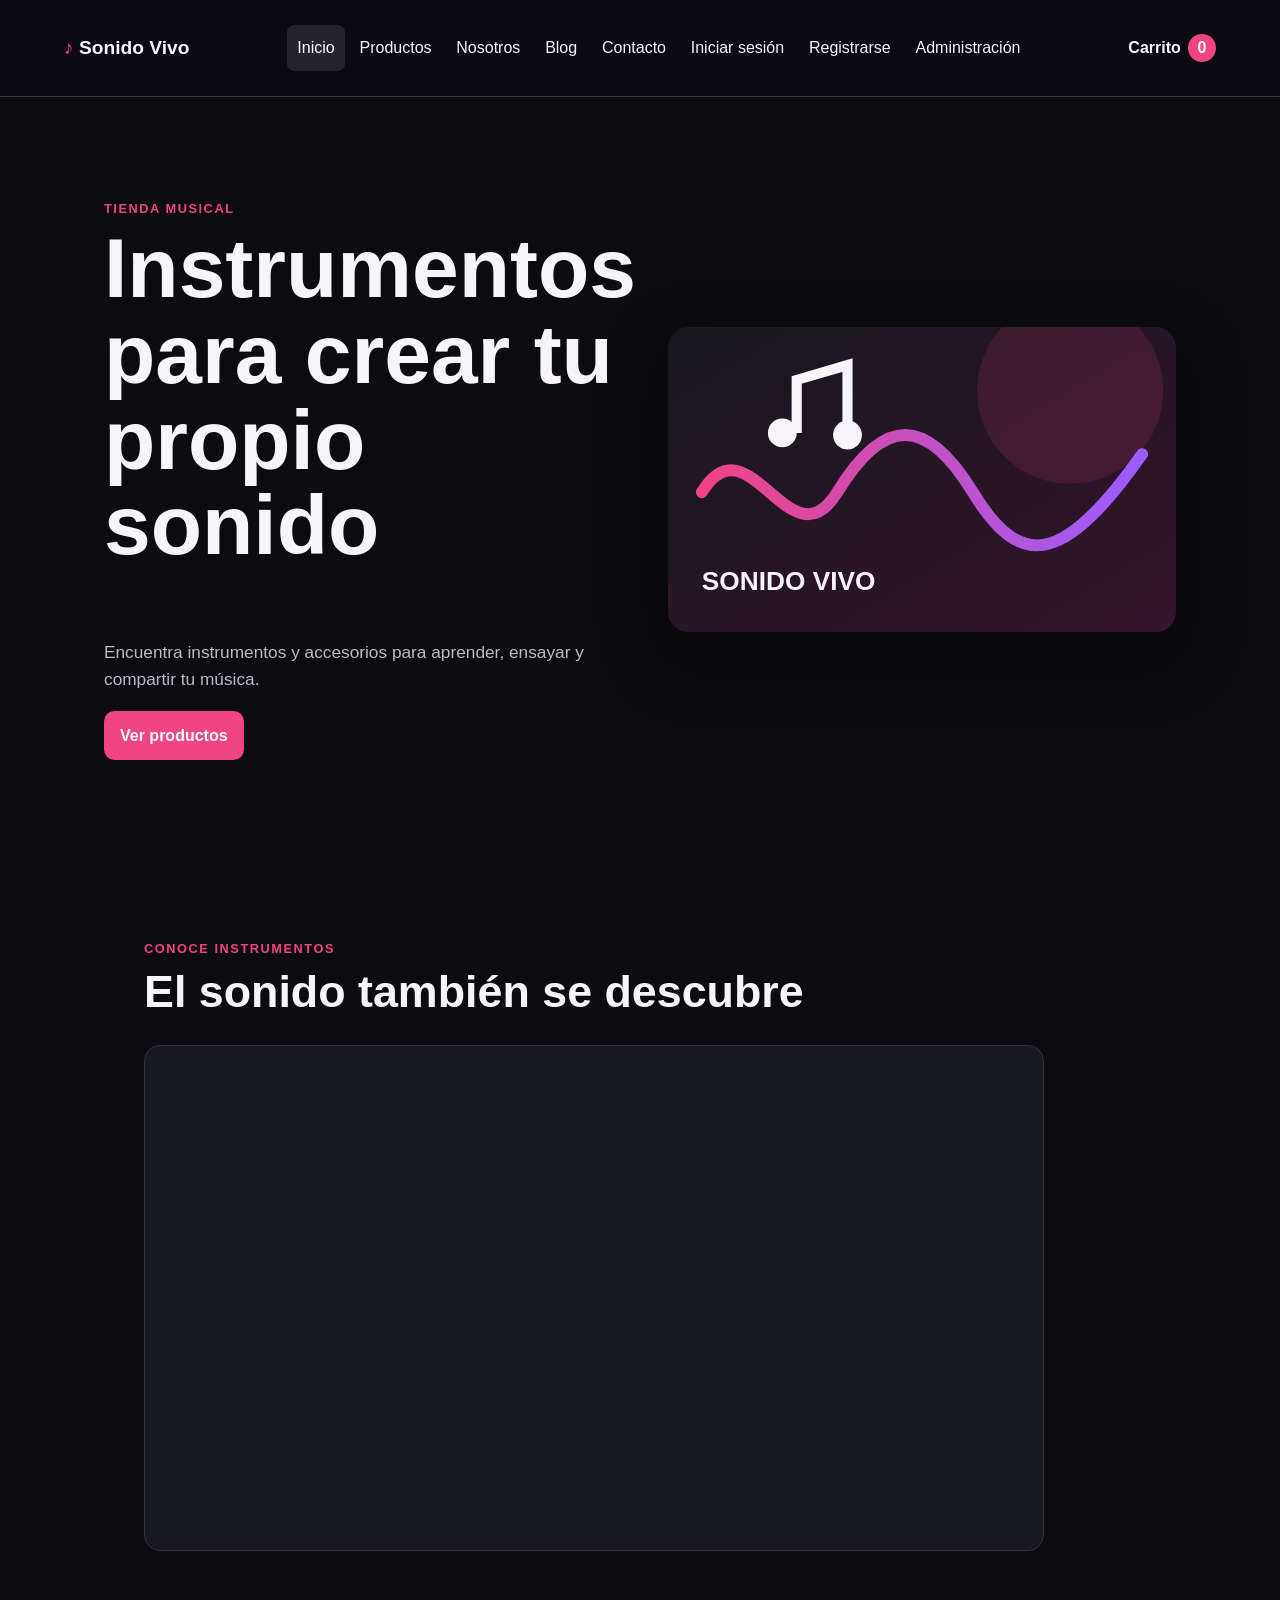
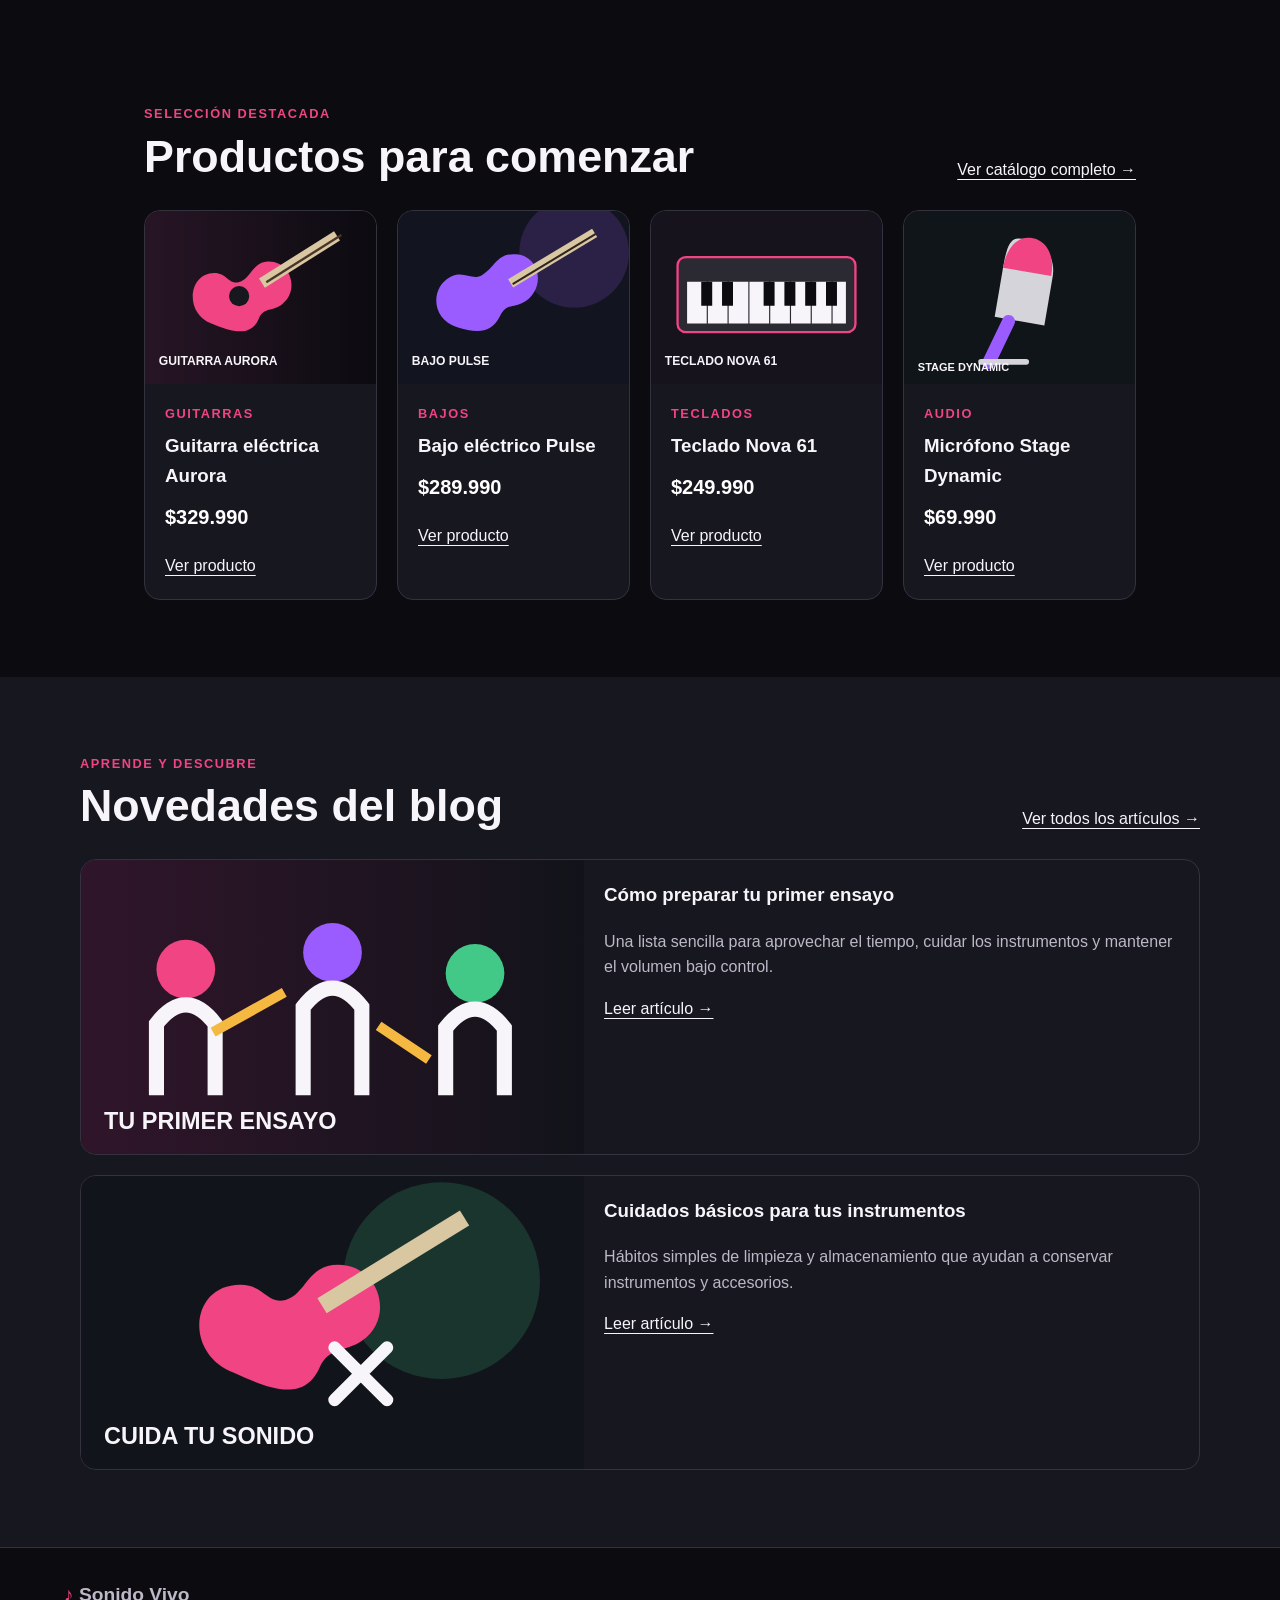
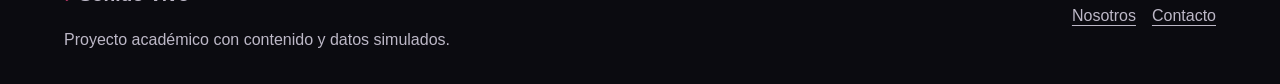
<file: index.html>
<!doctype html>
<html lang="es">
<head>
    <meta charset="utf-8">
    <meta name="viewport" content="width=device-width, initial-scale=1">
    <meta
        name="description"
        content="Sonido Vivo, tienda musical creada como proyecto académico."
    >
    <title>Inicio | Sonido Vivo</title>
    <link rel="stylesheet" href="assets/css/styles.css">
    <script type="module" src="assets/js/home.js"></script>
</head>
<body>
    <header class="site-header">
        <a
            class="brand"
            href="index.html"
            aria-label="Sonido Vivo, página de inicio"
        >
            <span aria-hidden="true">♪</span> Sonido Vivo
        </a>

        <button
            class="menu-toggle"
            type="button"
            aria-expanded="false"
            aria-controls="main-menu"
        >
            Menú
        </button>

        <nav
            id="main-menu"
            class="main-nav"
            aria-label="Navegación principal"
        >
            <a aria-current="page" href="index.html">Inicio</a>
            <a href="catalogo.html">Productos</a>
            <a href="nosotros.html">Nosotros</a>
            <a href="blog.html">Blog</a>
            <a href="contacto.html">Contacto</a>
            <a href="inicio-sesion.html">Iniciar sesión</a>
            <a href="registro.html">Registrarse</a>
        </nav>

        <a
            class="cart-link"
            href="carrito.html"
            aria-label="Ver carrito, 0 productos"
        >
            Carrito <span class="cart-count">0</span>
        </a>
    </header>

    <main>
        <section class="hero" aria-labelledby="hero-title">
            <div>
                <p class="eyebrow">Tienda musical</p>
                <h1 id="hero-title">
                    Instrumentos para crear tu propio sonido
                </h1>
                <p>
                    Encuentra instrumentos y accesorios para aprender,
                    ensayar y compartir tu música.
                </p>
                <a class="button" href="catalogo.html">
                    Ver productos
                </a>
            </div>

            <img
                src="assets/images/hero-sonido-vivo.svg"
                alt="Ondas musicales sobre un escenario oscuro"
            >
        </section>

        <section
            class="page-section"
            aria-labelledby="video-title"
        >
            <div class="section-heading">
                <div>
                    <p class="eyebrow">Conoce instrumentos</p>
                    <h2 id="video-title">
                        El sonido también se descubre
                    </h2>
                </div>
            </div>

            <div class="video-contenedor">
                <iframe
                    src="https://www.youtube-nocookie.com/embed/0vijAQHaIMQ?rel=0"
                    title="Video musical de Sonido Vivo"
                    loading="lazy"
                    referrerpolicy="strict-origin-when-cross-origin"
                ></iframe>
            </div>
        </section>

        <section
            class="page-section"
            aria-labelledby="featured-title"
        >
            <div class="section-heading">
                <div>
                    <p class="eyebrow">Selección destacada</p>
                    <h2 id="featured-title">
                        Productos para comenzar
                    </h2>
                </div>

                <a href="catalogo.html">
                    Ver catálogo completo →
                </a>
            </div>

            <div id="featured-products" class="card-grid"></div>
        </section>

        <section
            class="page-section surface-section"
            aria-labelledby="news-title"
        >
            <div class="section-heading">
                <div>
                    <p class="eyebrow">Aprende y descubre</p>
                    <h2 id="news-title">Novedades del blog</h2>
                </div>

                <a href="blog.html">Ver todos los artículos →</a>
            </div>

            <div id="featured-posts" class="blog-grid"></div>
        </section>
    </main>

    <footer class="site-footer">
        <a class="brand" href="index.html">
            <span aria-hidden="true">♪</span> Sonido Vivo
        </a>

        <p>Proyecto académico con contenido y datos simulados.</p>

        <nav aria-label="Enlaces del pie">
            <a href="nosotros.html">Nosotros</a>
            <a href="contacto.html">Contacto</a>
        </nav>
    </footer>
</body>
</html>
</file>
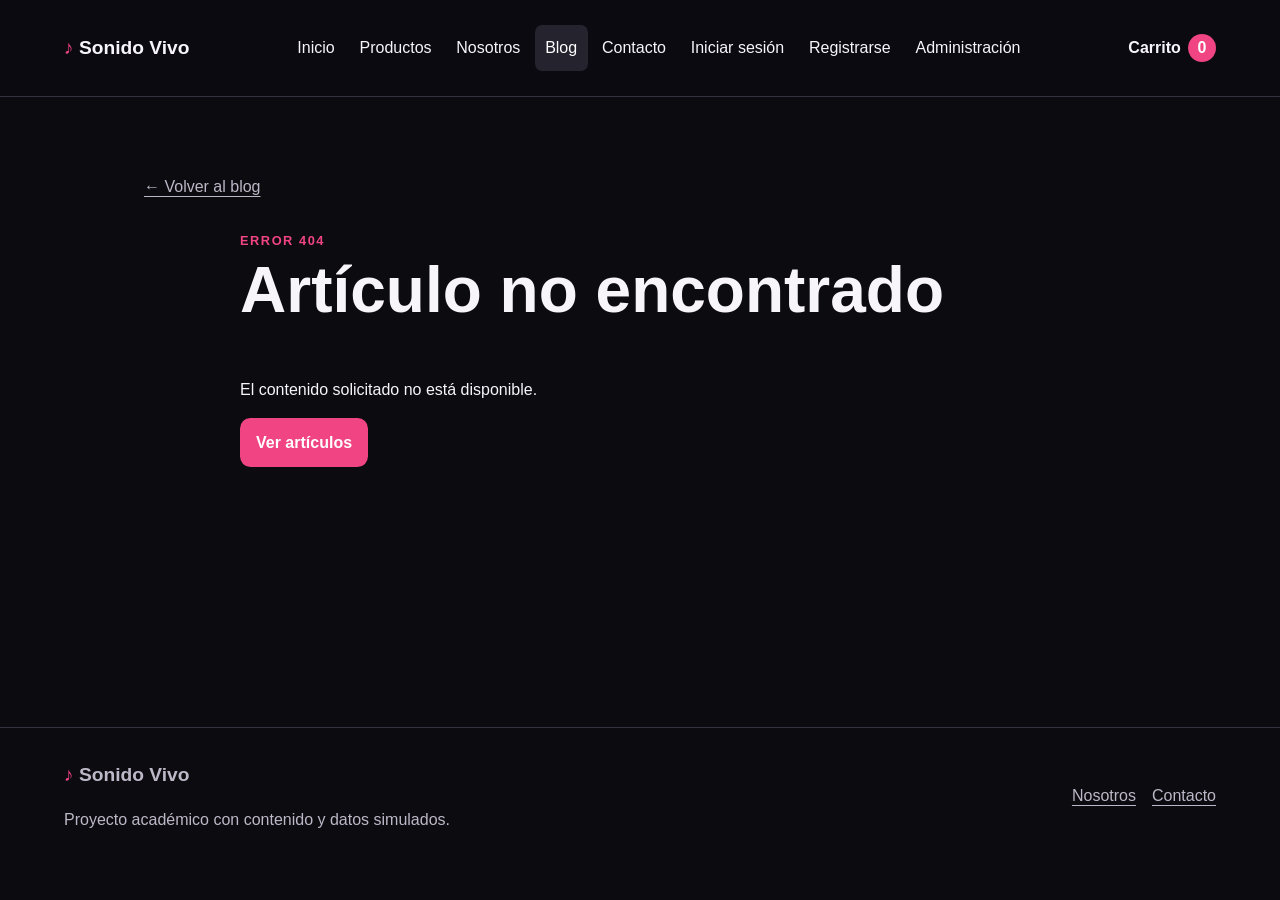
<file: blog-detalle.html>
<!doctype html>
<html lang="es">
<head>
  <meta charset="utf-8"><meta name="viewport" content="width=device-width, initial-scale=1">
  <meta name="description" content="Artículo del blog de Sonido Vivo.">
  <title>Artículo | Sonido Vivo</title>
  <link rel="stylesheet" href="assets/css/styles.css"><script type="module" src="assets/js/blog-detalle.js"></script>
</head>
<body>
  <header class="site-header"><a class="brand" href="index.html" aria-label="Sonido Vivo, página de inicio"><span aria-hidden="true">♪</span> Sonido Vivo</a><button class="menu-toggle" type="button" aria-expanded="false" aria-controls="main-menu">Menú</button><nav id="main-menu" class="main-nav" aria-label="Navegación principal"><a href="index.html">Inicio</a><a href="catalogo.html">Productos</a><a href="nosotros.html">Nosotros</a><a aria-current="page" href="blog.html">Blog</a><a href="contacto.html">Contacto</a></nav><a class="cart-link" href="carrito.html" aria-label="Ver carrito, 0 productos">Carrito <span class="cart-count">0</span></a></header>
  <main class="article-main"><a class="back-link" href="blog.html">← Volver al blog</a><article id="article-detail" class="article-detail" aria-live="polite"></article></main>
  <footer class="site-footer"><a class="brand" href="index.html"><span aria-hidden="true">♪</span> Sonido Vivo</a><p>Proyecto académico con contenido y datos simulados.</p><nav aria-label="Enlaces del pie"><a href="nosotros.html">Nosotros</a><a href="contacto.html">Contacto</a></nav></footer>
</body>
</html>
</file>
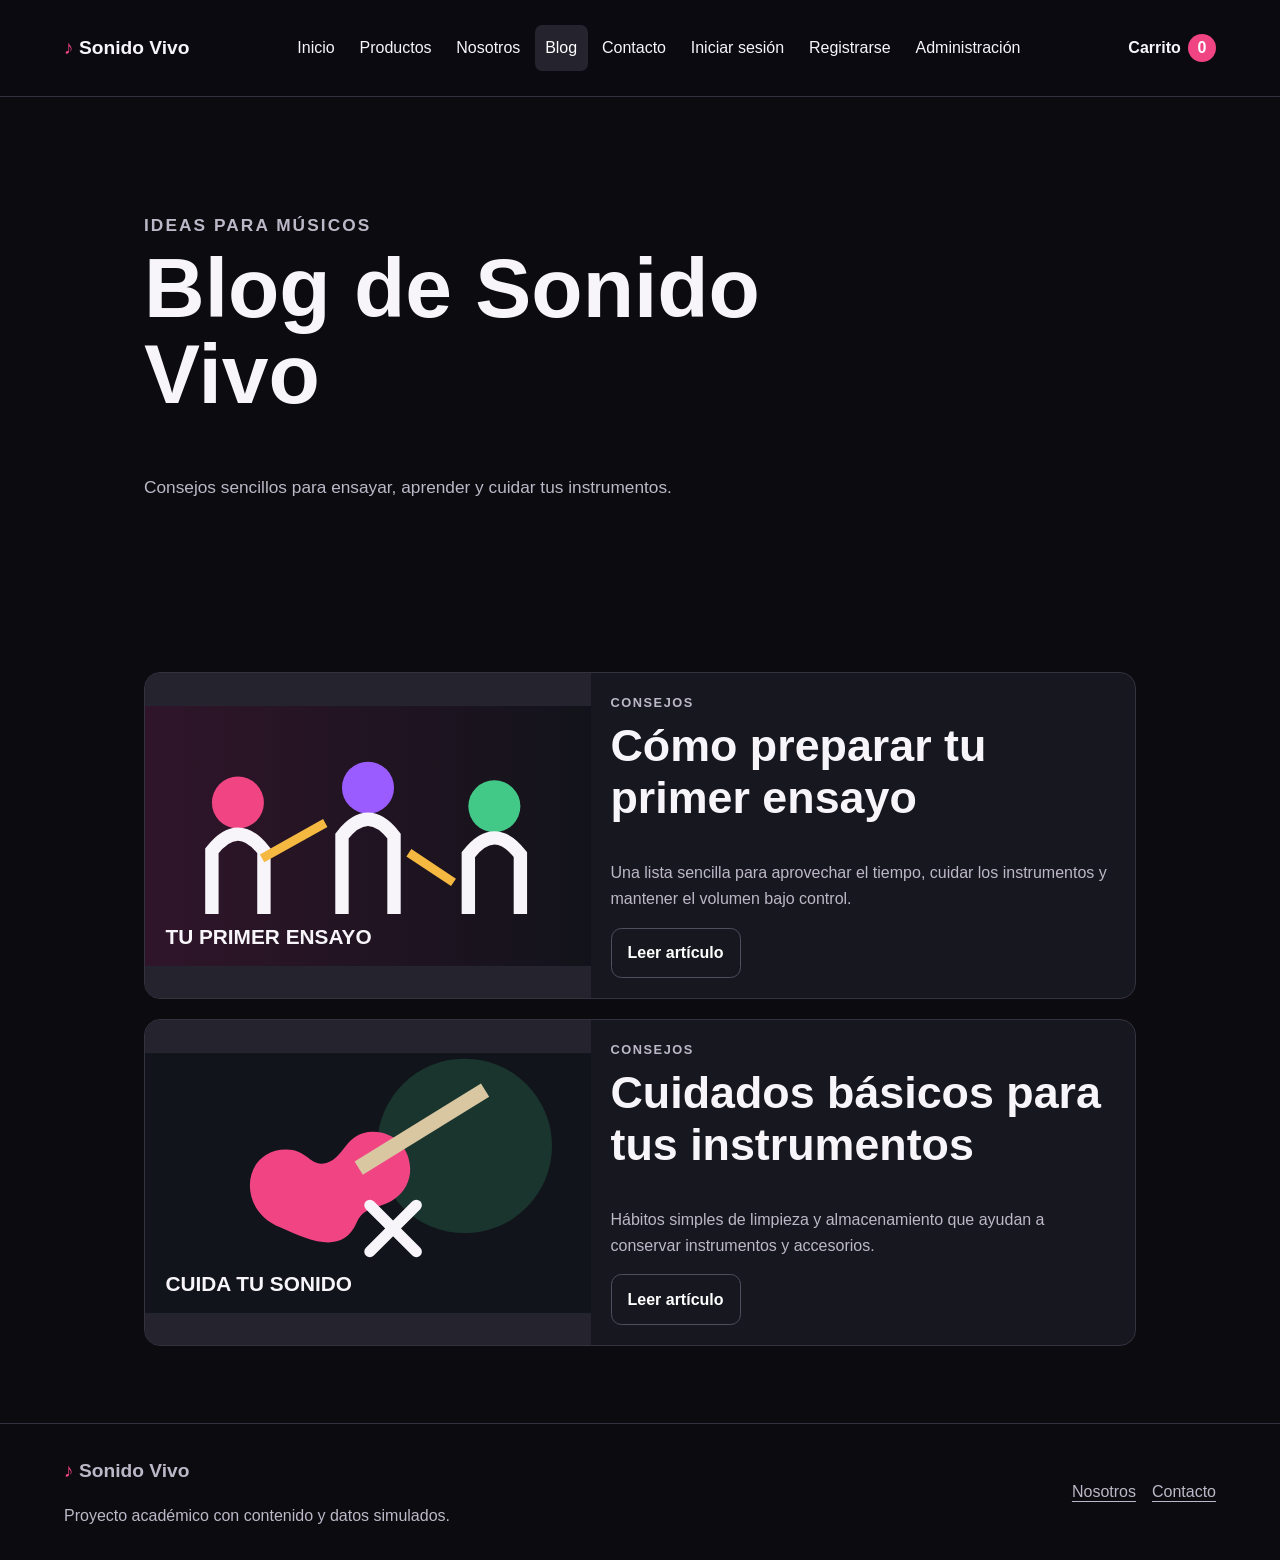
<file: blog.html>
<!doctype html>
<html lang="es">
<head>
  <meta charset="utf-8"><meta name="viewport" content="width=device-width, initial-scale=1">
  <meta name="description" content="Consejos y novedades musicales de Sonido Vivo.">
  <title>Blog | Sonido Vivo</title>
  <link rel="stylesheet" href="assets/css/styles.css"><script type="module" src="assets/js/blog.js"></script>
</head>
<body>
  <header class="site-header"><a class="brand" href="index.html" aria-label="Sonido Vivo, página de inicio"><span aria-hidden="true">♪</span> Sonido Vivo</a><button class="menu-toggle" type="button" aria-expanded="false" aria-controls="main-menu">Menú</button><nav id="main-menu" class="main-nav" aria-label="Navegación principal"><a href="index.html">Inicio</a><a href="catalogo.html">Productos</a><a href="nosotros.html">Nosotros</a><a aria-current="page" href="blog.html">Blog</a><a href="contacto.html">Contacto</a></nav><a class="cart-link" href="carrito.html" aria-label="Ver carrito, 0 productos">Carrito <span class="cart-count">0</span></a></header>
  <main><header class="page-hero"><p class="eyebrow">Ideas para músicos</p><h1>Blog de Sonido Vivo</h1><p>Consejos sencillos para ensayar, aprender y cuidar tus instrumentos.</p></header><section class="page-section" aria-labelledby="posts-title"><h2 id="posts-title" class="sr-only">Artículos publicados</h2><div id="post-list" class="blog-grid"></div></section></main>
  <footer class="site-footer"><a class="brand" href="index.html"><span aria-hidden="true">♪</span> Sonido Vivo</a><p>Proyecto académico con contenido y datos simulados.</p><nav aria-label="Enlaces del pie"><a href="nosotros.html">Nosotros</a><a href="contacto.html">Contacto</a></nav></footer>
</body>
</html>
</file>
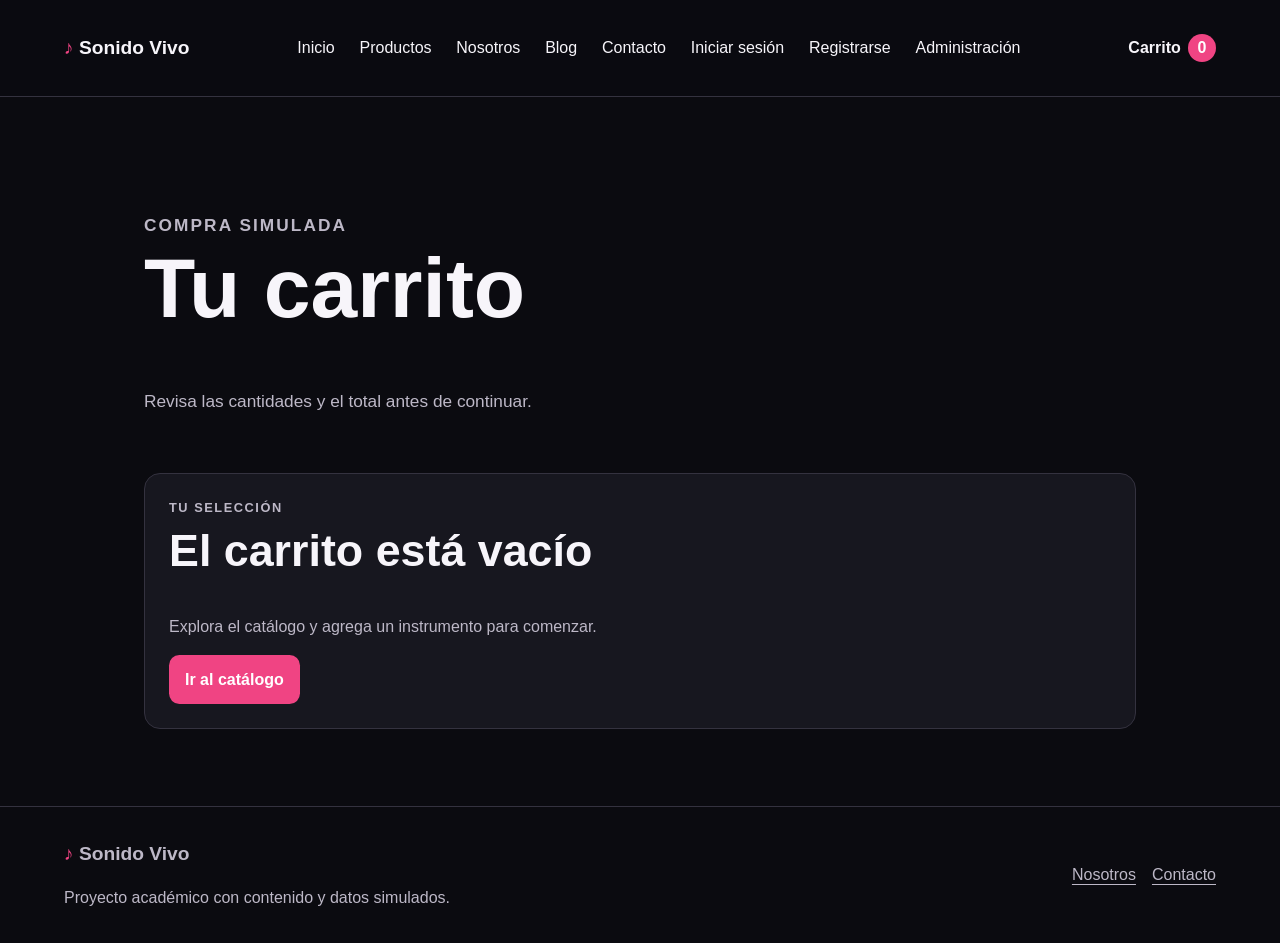
<file: carrito.html>
<!doctype html>
<html lang="es">
<head>
  <meta charset="utf-8">
  <meta name="viewport" content="width=device-width, initial-scale=1">
  <meta name="description" content="Carrito de compras simulado de Sonido Vivo.">
  <title>Carrito | Sonido Vivo</title>
  <link rel="stylesheet" href="assets/css/styles.css">
  <link rel="stylesheet" href="assets/css/carrito.css">
  <script type="module" src="assets/js/carrito.js"></script>
</head>
<body>
  <header class="site-header">
    <a class="brand" href="index.html" aria-label="Sonido Vivo, página de inicio"><span aria-hidden="true">♪</span> Sonido Vivo</a>
    <button class="menu-toggle" type="button" aria-expanded="false" aria-controls="main-menu">Menú</button>
    <nav id="main-menu" class="main-nav" aria-label="Navegación principal">
      <a href="index.html">Inicio</a><a href="catalogo.html">Productos</a><a href="nosotros.html">Nosotros</a><a href="blog.html">Blog</a><a href="contacto.html">Contacto</a>
    </nav>
    <a class="cart-link" aria-current="page" href="carrito.html" aria-label="Ver carrito, 0 productos">Carrito <span class="cart-count">0</span></a>
  </header>
  <main>
    <header class="page-hero carrito-hero">
      <p class="eyebrow">Compra simulada</p>
      <h1>Tu carrito</h1>
      <p>Revisa las cantidades y el total antes de continuar.</p>
    </header>
    <div id="carrito-estado" class="sr-only" role="status" aria-live="polite"></div>
    <div id="carrito-contenido" class="page-section carrito-contenido"></div>
  </main>
  <footer class="site-footer">
    <a class="brand" href="index.html"><span aria-hidden="true">♪</span> Sonido Vivo</a>
    <p>Proyecto académico con contenido y datos simulados.</p>
    <nav aria-label="Enlaces del pie"><a href="nosotros.html">Nosotros</a><a href="contacto.html">Contacto</a></nav>
  </footer>
</body>
</html>
</file>
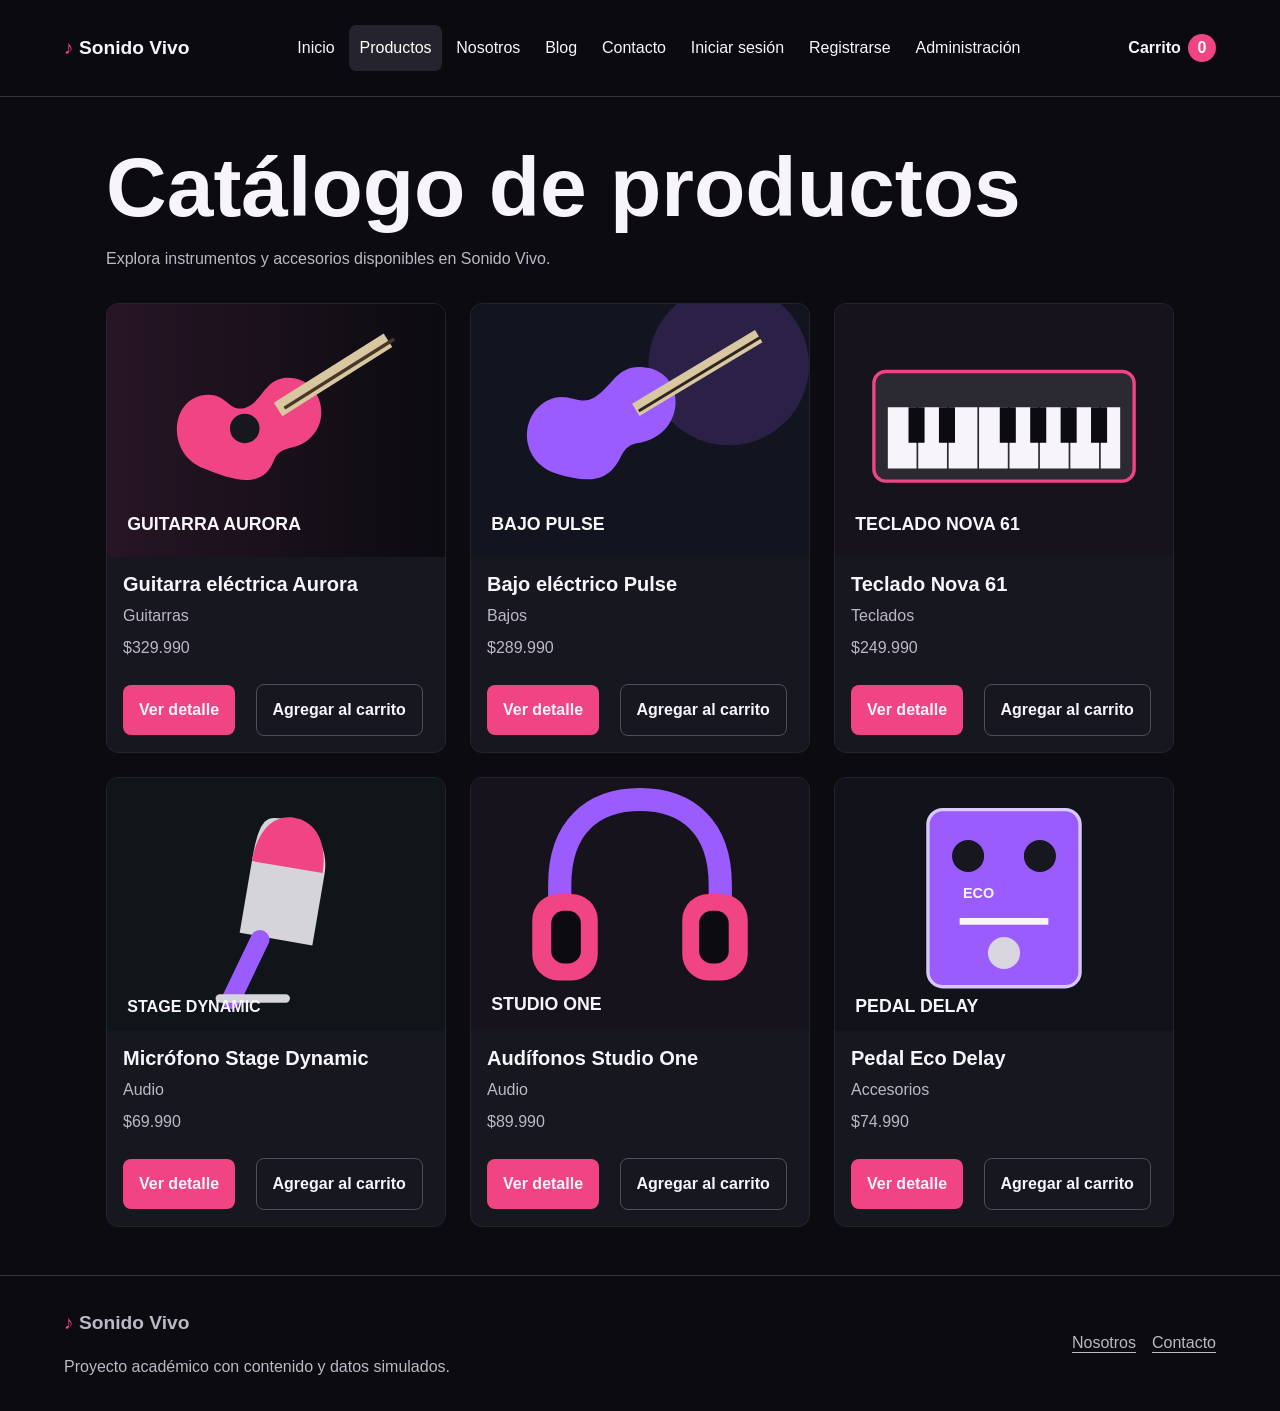
<file: catalogo.html>
<!doctype html>
<html lang="es">
<head>
    <meta charset="UTF-8">
    <meta name="viewport" content="width=device-width, initial-scale=1.0">
    <title>Sonido Vivo | Catálogo</title>
    <link rel="stylesheet" href="assets/css/styles.css">
    <link rel="stylesheet" href="assets/css/catalogo.css">
</head>
<body>
    <header class="site-header"><a class="brand" href="index.html" aria-label="Sonido Vivo, página de inicio"><span aria-hidden="true">♪</span> Sonido Vivo</a><button class="menu-toggle" type="button" aria-expanded="false" aria-controls="main-menu">Menú</button><nav id="main-menu" class="main-nav" aria-label="Navegación principal"><a href="index.html">Inicio</a><a aria-current="page" href="catalogo.html">Productos</a><a href="nosotros.html">Nosotros</a><a href="blog.html">Blog</a><a href="contacto.html">Contacto</a></nav><a class="cart-link" href="carrito.html" aria-label="Ver carrito, 0 productos">Carrito <span class="cart-count">0</span></a></header>
    <main class="catalogo-main">
        <section>
            <h1>Catálogo de productos</h1>
            <p>Explora instrumentos y accesorios disponibles en Sonido Vivo.</p>
            <div id="lista-productos"></div>
            <div id="estado-catalogo" class="sr-only" role="status" aria-live="polite"></div>

        </section>
    </main>
    <footer class="site-footer"><a class="brand" href="index.html"><span aria-hidden="true">♪</span> Sonido Vivo</a><p>Proyecto académico con contenido y datos simulados.</p><nav aria-label="Enlaces del pie"><a href="nosotros.html">Nosotros</a><a href="contacto.html">Contacto</a></nav></footer>
    <script type="module" src="assets/js/catalogo.js"></script>
</body>
</html>
</file>
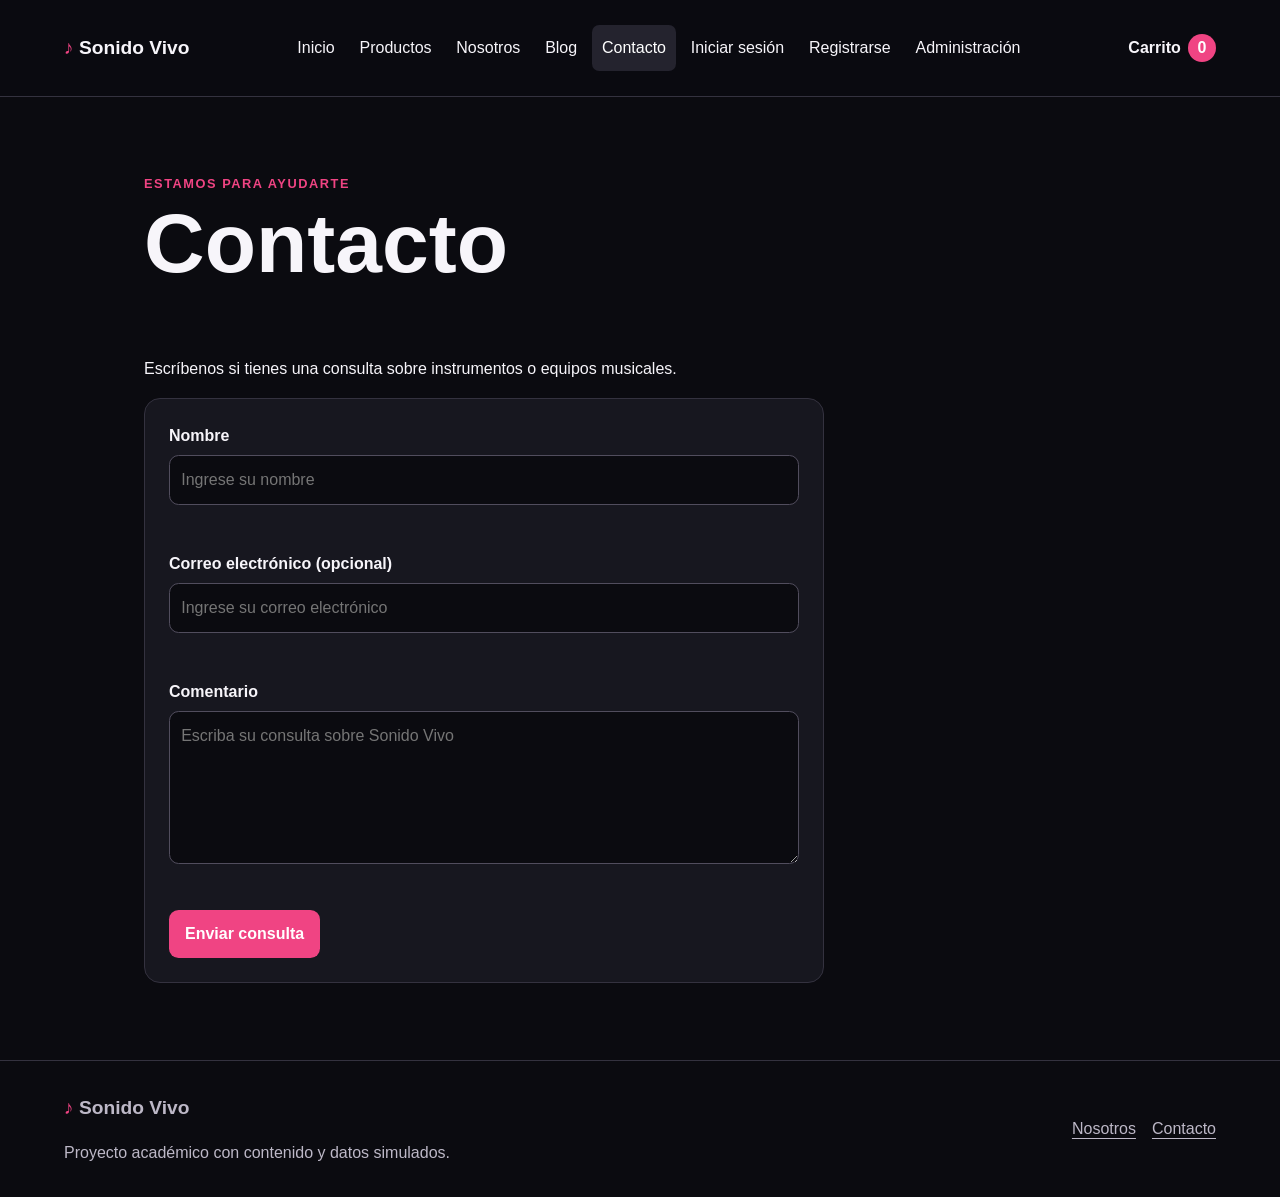
<file: contacto.html>
<!doctype html>
<html lang="es">
<head>
    <meta charset="utf-8">
    <meta name="viewport" content="width=device-width, initial-scale=1.0">
    <title>Contacto | Sonido Vivo</title>
    <link rel="stylesheet" href="assets/css/styles.css">
    <link rel="stylesheet" href="assets/css/formularios.css">
</head>
<body>
    <header class="site-header">
        <a
            class="brand"
            href="index.html"
            aria-label="Sonido Vivo, página de inicio"
        >
            <span aria-hidden="true">♪</span> Sonido Vivo
        </a>

        <button
            class="menu-toggle"
            type="button"
            aria-expanded="false"
            aria-controls="main-menu"
        >
            Menú
        </button>

        <nav
            id="main-menu"
            class="main-nav"
            aria-label="Navegación principal"
        >
            <a href="index.html">Inicio</a>
            <a href="catalogo.html">Productos</a>
            <a href="nosotros.html">Nosotros</a>
            <a href="blog.html">Blog</a>
            <a aria-current="page" href="contacto.html">Contacto</a>
        </nav>

        <a
            class="cart-link"
            href="carrito.html"
            aria-label="Ver carrito, 0 productos"
        >
            Carrito <span class="cart-count">0</span>
        </a>
    </header>

    <main>
        <section class="page-section">
            <p class="eyebrow">Estamos para ayudarte</p>
            <h1>Contacto</h1>
            <p>
                Escríbenos si tienes una consulta sobre instrumentos
                o equipos musicales.
            </p>

            <form class="formulario-simulacion">
                <div>
                    <label for="input-nombre-contacto">Nombre</label>
                    <input
                        id="input-nombre-contacto"
                        type="text"
                        maxlength="100"
                        placeholder="Ingrese su nombre"
                    >
                    <p id="mensaje-nombre-contacto"></p>
                </div>

                <div>
                    <label for="input-email-contacto">
                        Correo electrónico (opcional)
                    </label>
                    <input
                        id="input-email-contacto"
                        type="email"
                        maxlength="100"
                        placeholder="Ingrese su correo electrónico"
                    >
                    <p id="mensaje-email-contacto"></p>
                </div>

                <div>
                    <label for="input-comentario">Comentario</label>
                    <textarea
                        id="input-comentario"
                        maxlength="500"
                        rows="5"
                        placeholder="Escriba su consulta sobre Sonido Vivo"
                    ></textarea>
                    <p id="mensaje-comentario"></p>
                </div>

                <button id="btn-contacto" type="submit">

                    Enviar consulta
                </button>
            </form>
        </section>
    </main>

    <footer class="site-footer">
        <a class="brand" href="index.html">
            <span aria-hidden="true">♪</span> Sonido Vivo
        </a>
        <p>Proyecto académico con contenido y datos simulados.</p>
        <nav aria-label="Enlaces del pie">
            <a href="nosotros.html">Nosotros</a>
            <a href="contacto.html">Contacto</a>
        </nav>
    </footer>

    <script type="module" src="assets/js/site.js"></script>
    <script src="assets/js/contacto.js"></script>
</body>
</html>
</file>
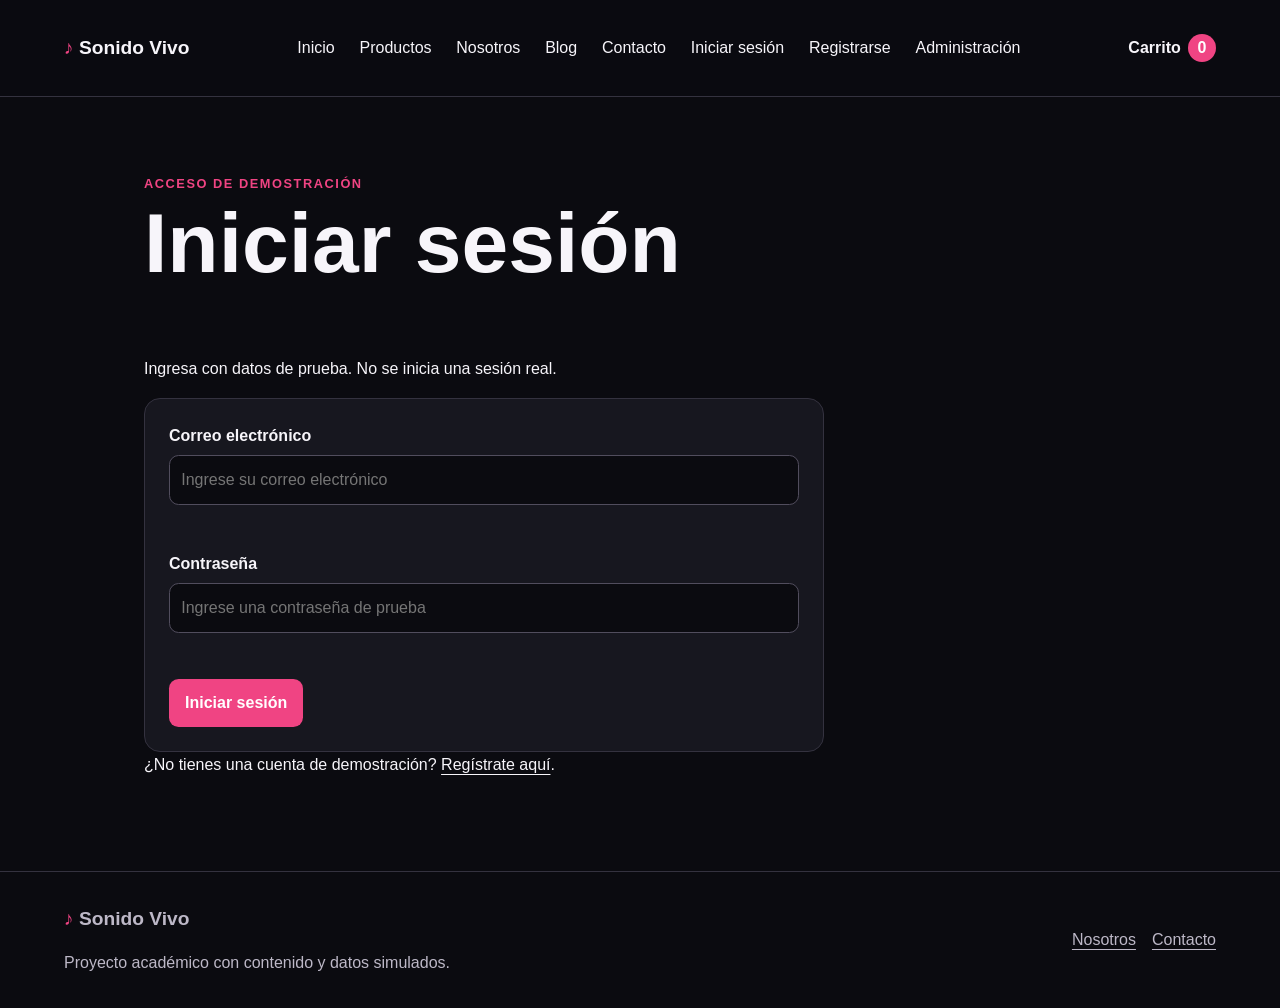
<file: inicio-sesion.html>
<!doctype html>
<html lang="es">
<head>
    <meta charset="utf-8">
    <meta name="viewport" content="width=device-width, initial-scale=1.0">
    <title>Iniciar sesión | Sonido Vivo</title>
    <link rel="stylesheet" href="assets/css/styles.css">
    <link rel="stylesheet" href="assets/css/formularios.css">
</head>
<body>
    <header class="site-header">
        <a
            class="brand"
            href="index.html"
            aria-label="Sonido Vivo, página de inicio"
        >
            <span aria-hidden="true">♪</span> Sonido Vivo
        </a>

        <button
            class="menu-toggle"
            type="button"
            aria-expanded="false"
            aria-controls="main-menu"
        >
            Menú
        </button>

        <nav
            id="main-menu"
            class="main-nav"
            aria-label="Navegación principal"
        >
            <a href="index.html">Inicio</a>
            <a href="catalogo.html">Productos</a>
            <a href="nosotros.html">Nosotros</a>
            <a href="blog.html">Blog</a>
            <a href="contacto.html">Contacto</a>
        </nav>

        <a
            class="cart-link"
            href="carrito.html"
            aria-label="Ver carrito, 0 productos"
        >
            Carrito <span class="cart-count">0</span>
        </a>
    </header>

    <main>
        <section class="page-section">
            <p class="eyebrow">Acceso de demostración</p>
            <h1>Iniciar sesión</h1>
            <p>
                Ingresa con datos de prueba. No se inicia una sesión real.
            </p>

            <form class="formulario-simulacion">
                <div>
                    <label for="input-email-login">
                        Correo electrónico
                    </label>
                    <input
                        id="input-email-login"
                        type="email"
                        maxlength="100"
                        placeholder="Ingrese su correo electrónico"
                    >
                    <p id="mensaje-email-login"></p>
                </div>

                <div>
                    <label for="input-password-login">Contraseña</label>
                    <input
                        id="input-password-login"
                        type="password"
                        minlength="4"
                        maxlength="10"
                        placeholder="Ingrese una contraseña de prueba"
                    >
                    <p id="mensaje-password-login"></p>
                </div>

                <button id="btn-inicio-sesion" type="submit">

                    Iniciar sesión
                </button>
            </form>

            <p>
                ¿No tienes una cuenta de demostración?
                <a href="registro.html">Regístrate aquí</a>.
            </p>
        </section>
    </main>

    <footer class="site-footer">
        <a class="brand" href="index.html">
            <span aria-hidden="true">♪</span> Sonido Vivo
        </a>
        <p>Proyecto académico con contenido y datos simulados.</p>
        <nav aria-label="Enlaces del pie">
            <a href="nosotros.html">Nosotros</a>
            <a href="contacto.html">Contacto</a>
        </nav>
    </footer>

    <script type="module" src="assets/js/site.js"></script>
    <script src="assets/js/inicio-sesion.js"></script>
</body>
</html>
</file>
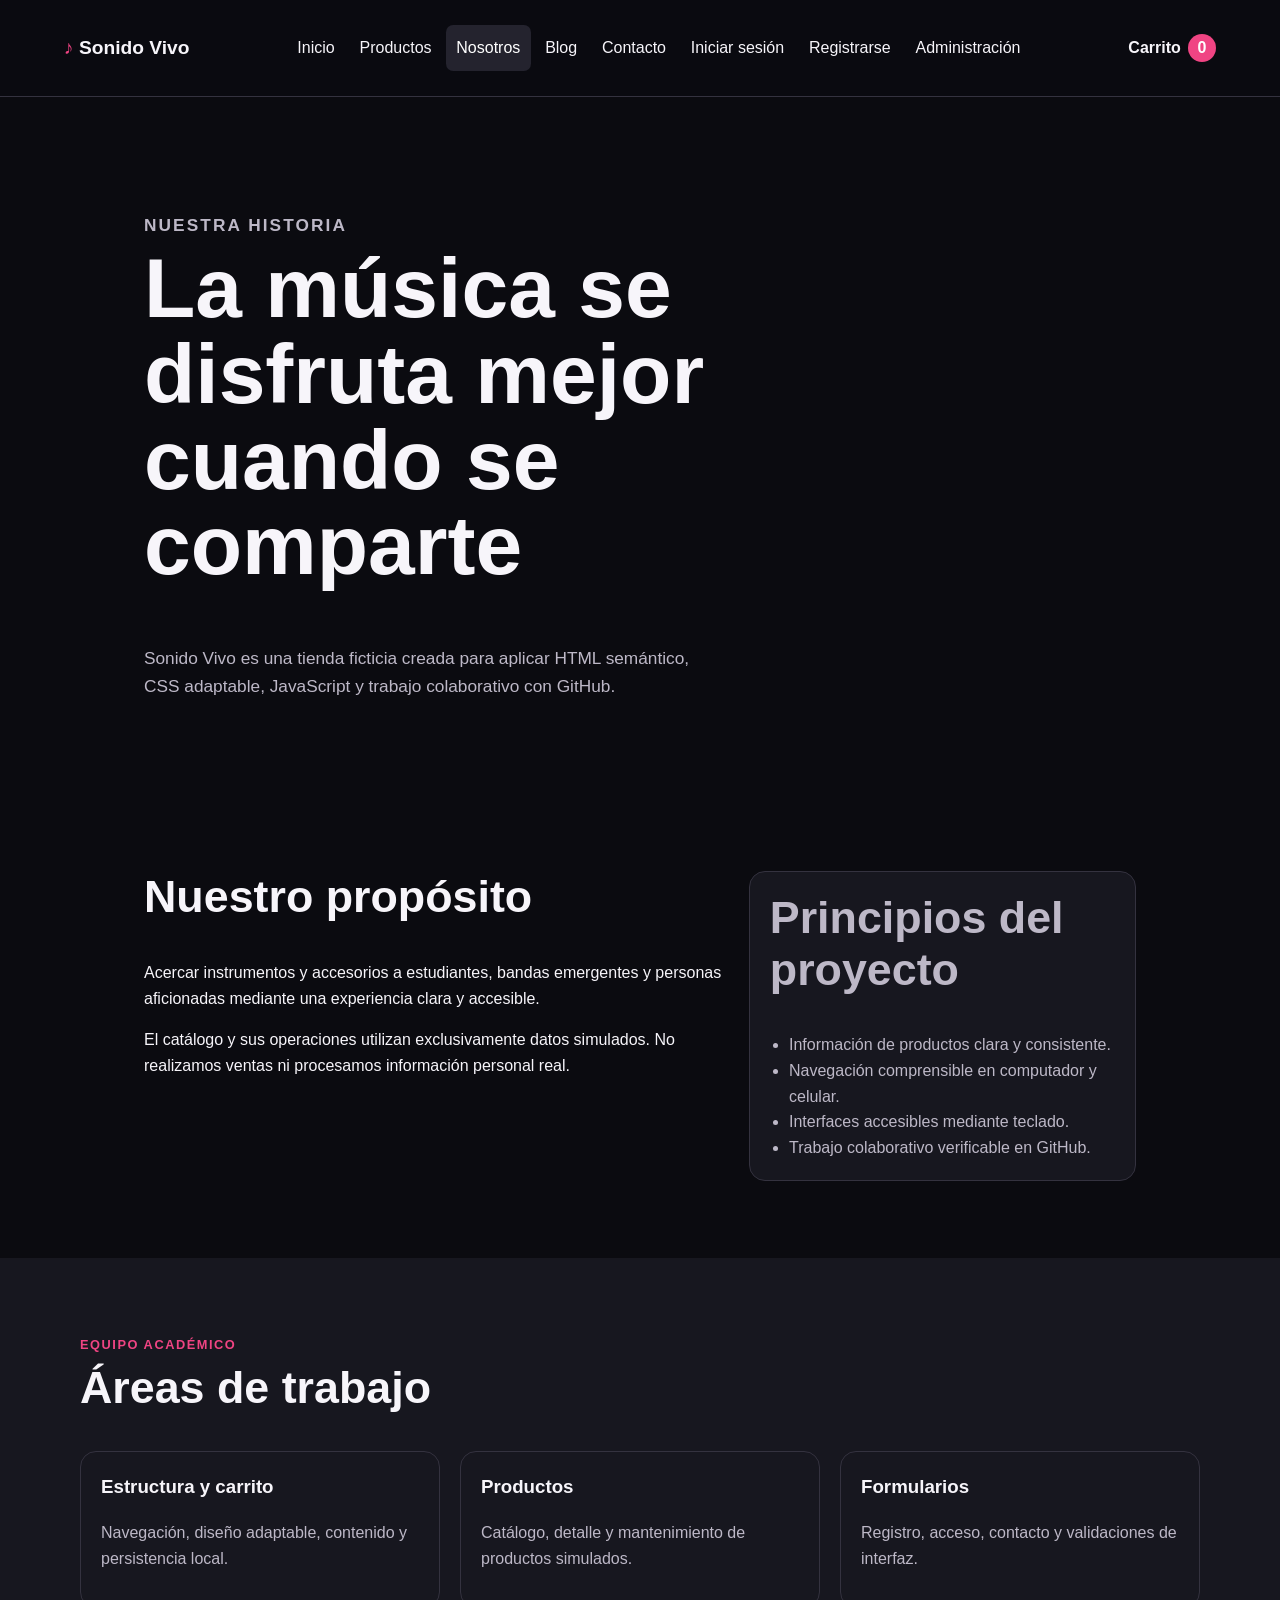
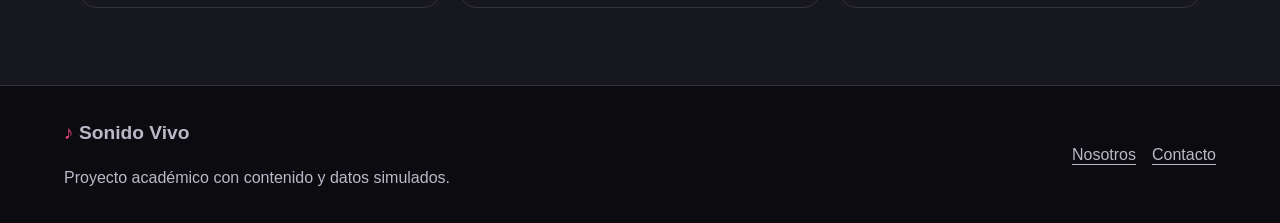
<file: nosotros.html>
<!doctype html>
<html lang="es">
<head>
  <meta charset="utf-8"><meta name="viewport" content="width=device-width, initial-scale=1">
  <meta name="description" content="Conoce el propósito del proyecto académico Sonido Vivo.">
  <title>Nosotros | Sonido Vivo</title>
  <link rel="stylesheet" href="assets/css/styles.css"><script type="module" src="assets/js/site.js"></script>
</head>
<body>
  <header class="site-header"><a class="brand" href="index.html" aria-label="Sonido Vivo, página de inicio"><span aria-hidden="true">♪</span> Sonido Vivo</a><button class="menu-toggle" type="button" aria-expanded="false" aria-controls="main-menu">Menú</button><nav id="main-menu" class="main-nav" aria-label="Navegación principal"><a href="index.html">Inicio</a><a href="catalogo.html">Productos</a><a aria-current="page" href="nosotros.html">Nosotros</a><a href="blog.html">Blog</a><a href="contacto.html">Contacto</a></nav><a class="cart-link" href="carrito.html" aria-label="Ver carrito, 0 productos">Carrito <span class="cart-count">0</span></a></header>
  <main>
    <header class="page-hero"><p class="eyebrow">Nuestra historia</p><h1>La música se disfruta mejor cuando se comparte</h1><p>Sonido Vivo es una tienda ficticia creada para aplicar HTML semántico, CSS adaptable, JavaScript y trabajo colaborativo con GitHub.</p></header>
    <section class="page-section about-grid" aria-labelledby="purpose-title">
      <div><h2 id="purpose-title">Nuestro propósito</h2><p>Acercar instrumentos y accesorios a estudiantes, bandas emergentes y personas aficionadas mediante una experiencia clara y accesible.</p><p>El catálogo y sus operaciones utilizan exclusivamente datos simulados. No realizamos ventas ni procesamos información personal real.</p></div>
      <div class="values"><h2>Principios del proyecto</h2><ul><li>Información de productos clara y consistente.</li><li>Navegación comprensible en computador y celular.</li><li>Interfaces accesibles mediante teclado.</li><li>Trabajo colaborativo verificable en GitHub.</li></ul></div>
    </section>
    <section class="page-section surface-section" aria-labelledby="team-title"><p class="eyebrow">Equipo académico</p><h2 id="team-title">Áreas de trabajo</h2><div class="card-grid compact"><article class="text-card"><h3>Estructura y carrito</h3><p>Navegación, diseño adaptable, contenido y persistencia local.</p></article><article class="text-card"><h3>Productos</h3><p>Catálogo, detalle y mantenimiento de productos simulados.</p></article><article class="text-card"><h3>Formularios</h3><p>Registro, acceso, contacto y validaciones de interfaz.</p></article></div></section>
  </main>
  <footer class="site-footer"><a class="brand" href="index.html"><span aria-hidden="true">♪</span> Sonido Vivo</a><p>Proyecto académico con contenido y datos simulados.</p><nav aria-label="Enlaces del pie"><a href="nosotros.html">Nosotros</a><a href="contacto.html">Contacto</a></nav></footer>
</body>
</html>
</file>
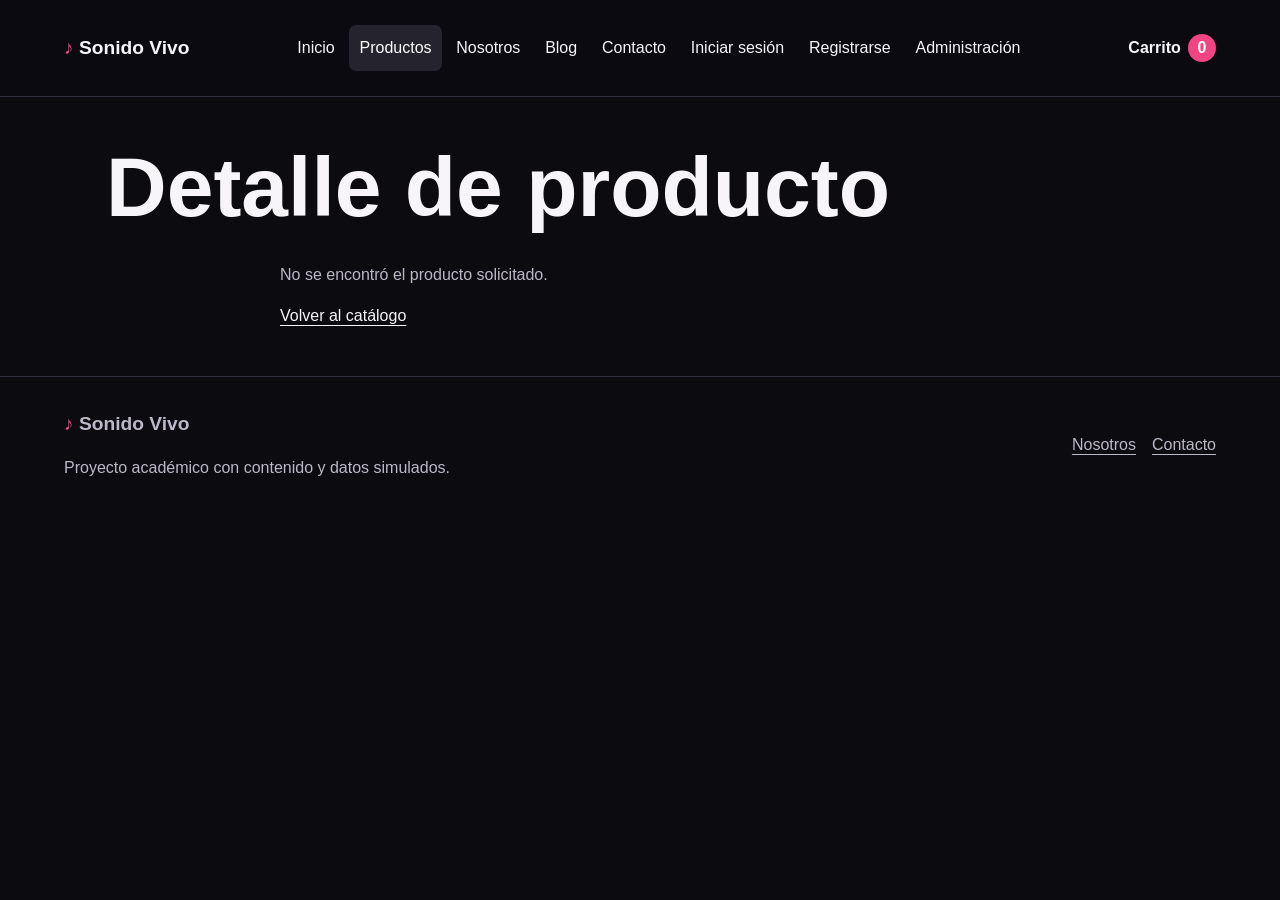
<file: producto.html>
<!doctype html>
<html lang="es">
<head>
    <meta charset="UTF-8">
    <meta name="viewport" content="width=device-width, initial-scale=1.0">
    <title>Sonido Vivo | Detalle de producto</title>
    <link rel="stylesheet" href="assets/css/styles.css">
    <link rel="stylesheet" href="assets/css/catalogo.css">
</head>
<body>
    <header class="site-header"><a class="brand" href="index.html" aria-label="Sonido Vivo, página de inicio"><span aria-hidden="true">♪</span> Sonido Vivo</a><button class="menu-toggle" type="button" aria-expanded="false" aria-controls="main-menu">Menú</button><nav id="main-menu" class="main-nav" aria-label="Navegación principal"><a href="index.html">Inicio</a><a aria-current="page" href="catalogo.html">Productos</a><a href="nosotros.html">Nosotros</a><a href="blog.html">Blog</a><a href="contacto.html">Contacto</a></nav><a class="cart-link" href="carrito.html" aria-label="Ver carrito, 0 productos">Carrito <span class="cart-count">0</span></a></header>
    <main class="catalogo-main">
        <section>
            <h1>Detalle de producto</h1>
            <div id="detalle-producto"></div>
            <div id="estado-producto" class="sr-only" role="status" aria-live="polite"></div>
        </section>
    </main>
    <footer class="site-footer"><a class="brand" href="index.html"><span aria-hidden="true">♪</span> Sonido Vivo</a><p>Proyecto académico con contenido y datos simulados.</p><nav aria-label="Enlaces del pie"><a href="nosotros.html">Nosotros</a><a href="contacto.html">Contacto</a></nav></footer>

    <script type="module" src="assets/js/producto.js"></script>
</body>
</html>
</file>
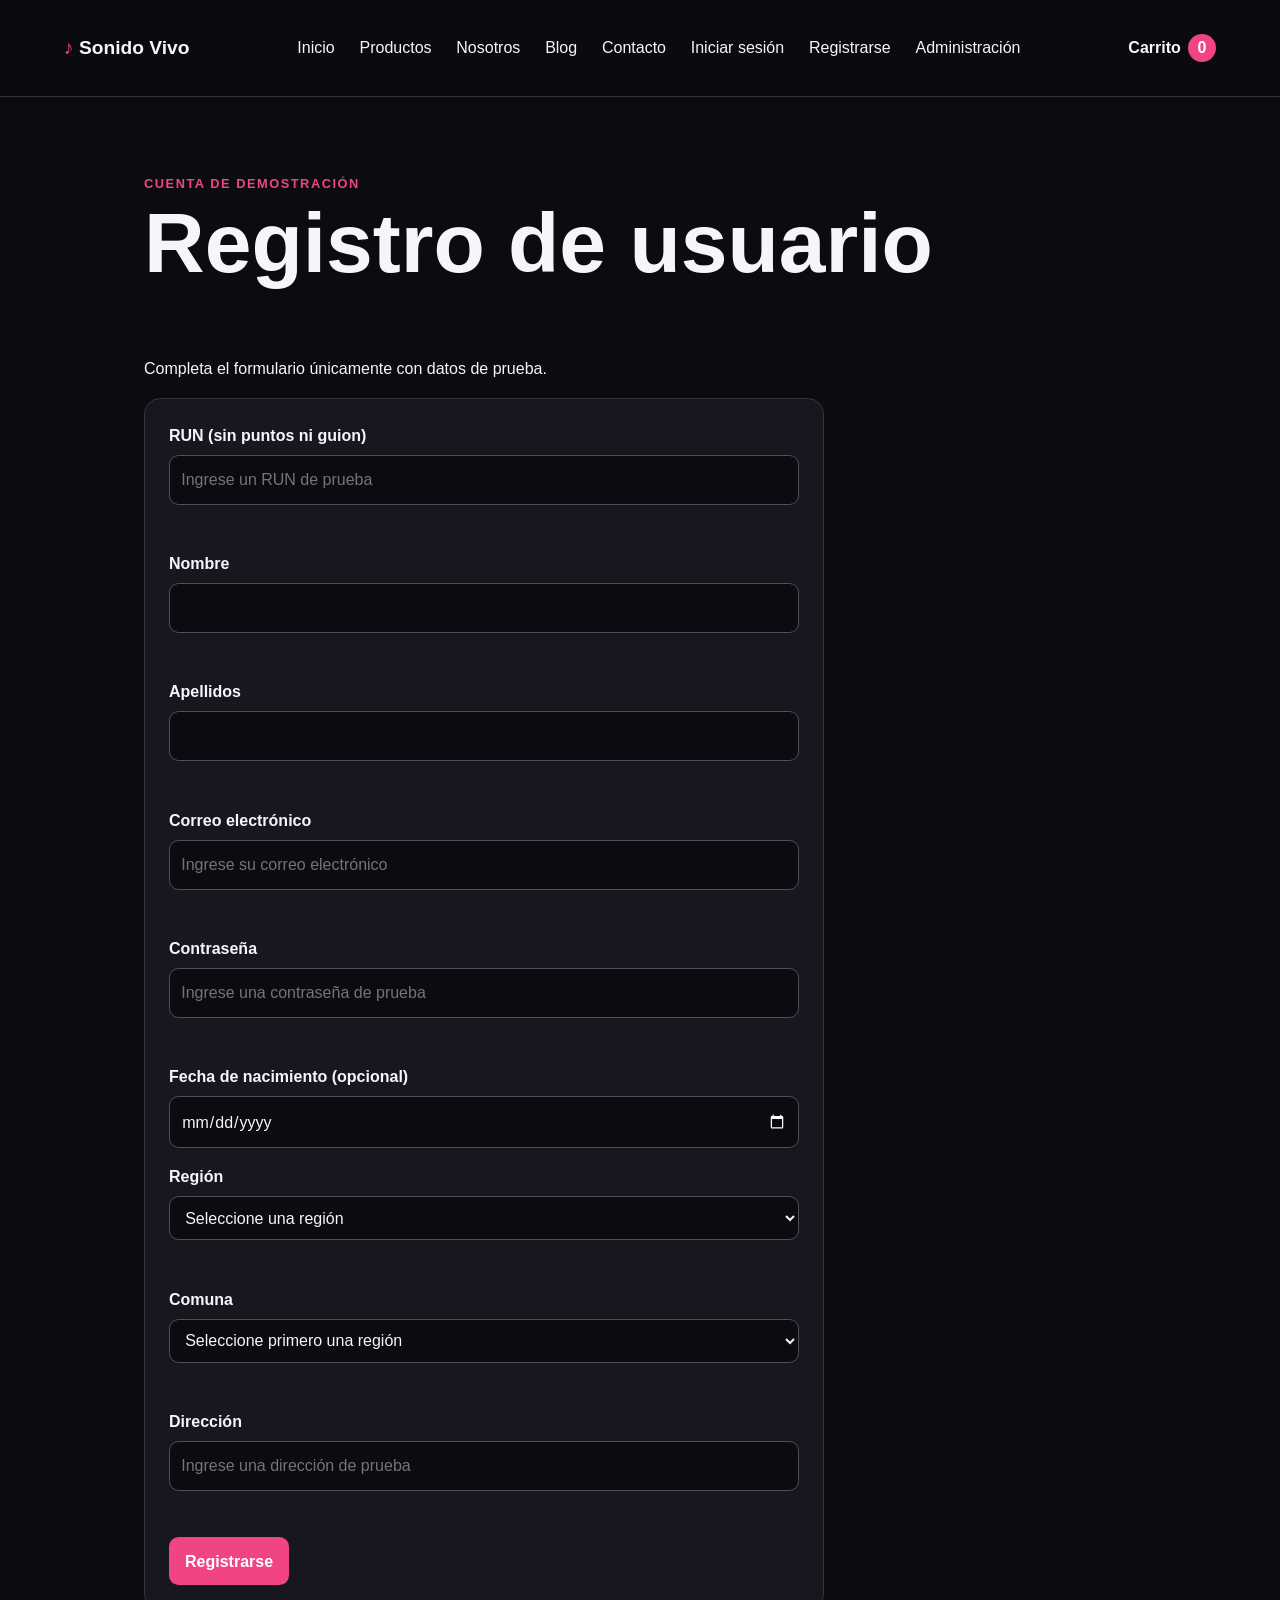
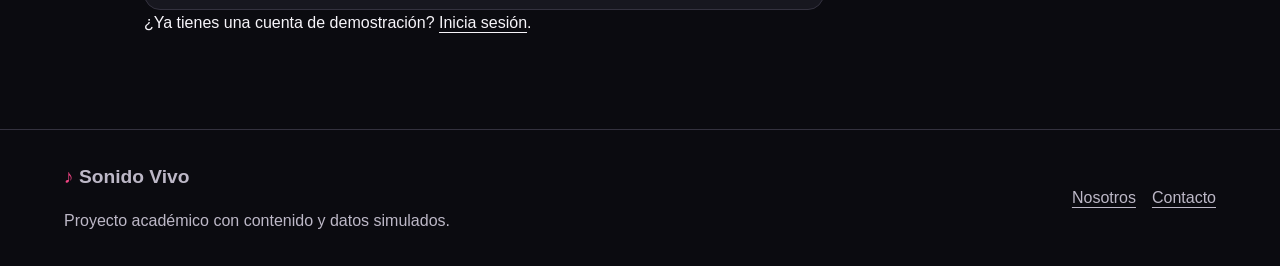
<file: registro.html>
<!doctype html>
<html lang="es">
<head>
    <meta charset="utf-8">
    <meta name="viewport" content="width=device-width, initial-scale=1.0">
    <title>Registro | Sonido Vivo</title>
    <link rel="stylesheet" href="assets/css/styles.css">
    <link rel="stylesheet" href="assets/css/formularios.css">
</head>
<body>
    <header class="site-header">
        <a
            class="brand"
            href="index.html"
            aria-label="Sonido Vivo, página de inicio"
        >
            <span aria-hidden="true">♪</span> Sonido Vivo
        </a>

        <button
            class="menu-toggle"
            type="button"
            aria-expanded="false"
            aria-controls="main-menu"
        >
            Menú
        </button>

        <nav
            id="main-menu"
            class="main-nav"
            aria-label="Navegación principal"
        >
            <a href="index.html">Inicio</a>
            <a href="catalogo.html">Productos</a>
            <a href="nosotros.html">Nosotros</a>
            <a href="blog.html">Blog</a>
            <a href="contacto.html">Contacto</a>
        </nav>

        <a
            class="cart-link"
            href="carrito.html"
            aria-label="Ver carrito, 0 productos"
        >
            Carrito <span class="cart-count">0</span>
        </a>
    </header>

    <main>
        <section class="page-section">
            <p class="eyebrow">Cuenta de demostración</p>
            <h1>Registro de usuario</h1>
            <p>Completa el formulario únicamente con datos de prueba.</p>

            <form class="formulario-simulacion">
                <div>
                    <label for="input-run">RUN (sin puntos ni guion)</label>
                    <input
                        id="input-run"
                        type="text"
                        minlength="7"
                        maxlength="9"
                        placeholder="Ingrese un RUN de prueba"
                    >
                    <p id="mensaje-run"></p>
                </div>

                <div>
                    <label for="input-nombre">Nombre</label>
                    <input
                        id="input-nombre"
                        type="text"
                        maxlength="50"
                    >
                    <p id="mensaje-nombre"></p>
                </div>

                <div>
                    <label for="input-apellidos">Apellidos</label>
                    <input
                        id="input-apellidos"
                        type="text"
                        maxlength="100"
                    >
                    <p id="mensaje-apellidos"></p>
                </div>

                <div>
                    <label for="input-email">Correo electrónico</label>
                    <input
                        id="input-email"
                        type="email"
                        maxlength="100"
                        placeholder="Ingrese su correo electrónico"
                    >
                    <p id="mensaje-email"></p>
                </div>

                <div>
                    <label for="input-password">Contraseña</label>
                    <input
                        id="input-password"
                        type="password"
                        minlength="4"
                        maxlength="10"
                        placeholder="Ingrese una contraseña de prueba"
                    >
                    <p id="mensaje-password"></p>
                </div>

                <div>
                    <label for="input-fecha-nacimiento">
                        Fecha de nacimiento (opcional)
                    </label>
                    <input id="input-fecha-nacimiento" type="date">
                </div>

                <div>
                    <label for="input-region">Región</label>
                    <select id="input-region">
                        <option value="">Seleccione una región</option>
                    </select>
                    <p id="mensaje-region"></p>
                </div>

                <div>
                    <label for="input-comuna">Comuna</label>
                    <select id="input-comuna">
                        <option value="">Seleccione primero una región</option>
                    </select>
                    <p id="mensaje-comuna"></p>
                </div>

                <div>
                    <label for="input-direccion">Dirección</label>
                    <input
                        id="input-direccion"
                        type="text"
                        maxlength="300"
                        placeholder="Ingrese una dirección de prueba"
                    >
                    <p id="mensaje-direccion"></p>
                </div>

                <button id="btn-registro" type="submit">
                    Registrarse
                </button>
            </form>

            <p>
                ¿Ya tienes una cuenta de demostración?
                <a href="inicio-sesion.html">Inicia sesión</a>.
            </p>
        </section>
    </main>

    <footer class="site-footer">
        <a class="brand" href="index.html">
            <span aria-hidden="true">♪</span> Sonido Vivo
        </a>
        <p>Proyecto académico con contenido y datos simulados.</p>
        <nav aria-label="Enlaces del pie">
            <a href="nosotros.html">Nosotros</a>
            <a href="contacto.html">Contacto</a>
        </nav>
    </footer>

    <script type="module" src="assets/js/site.js"></script>
    <script src="assets/js/data/regiones-comunas.js"></script>
    <script src="assets/js/registro.js"></script>
</body>
</html>
</file>
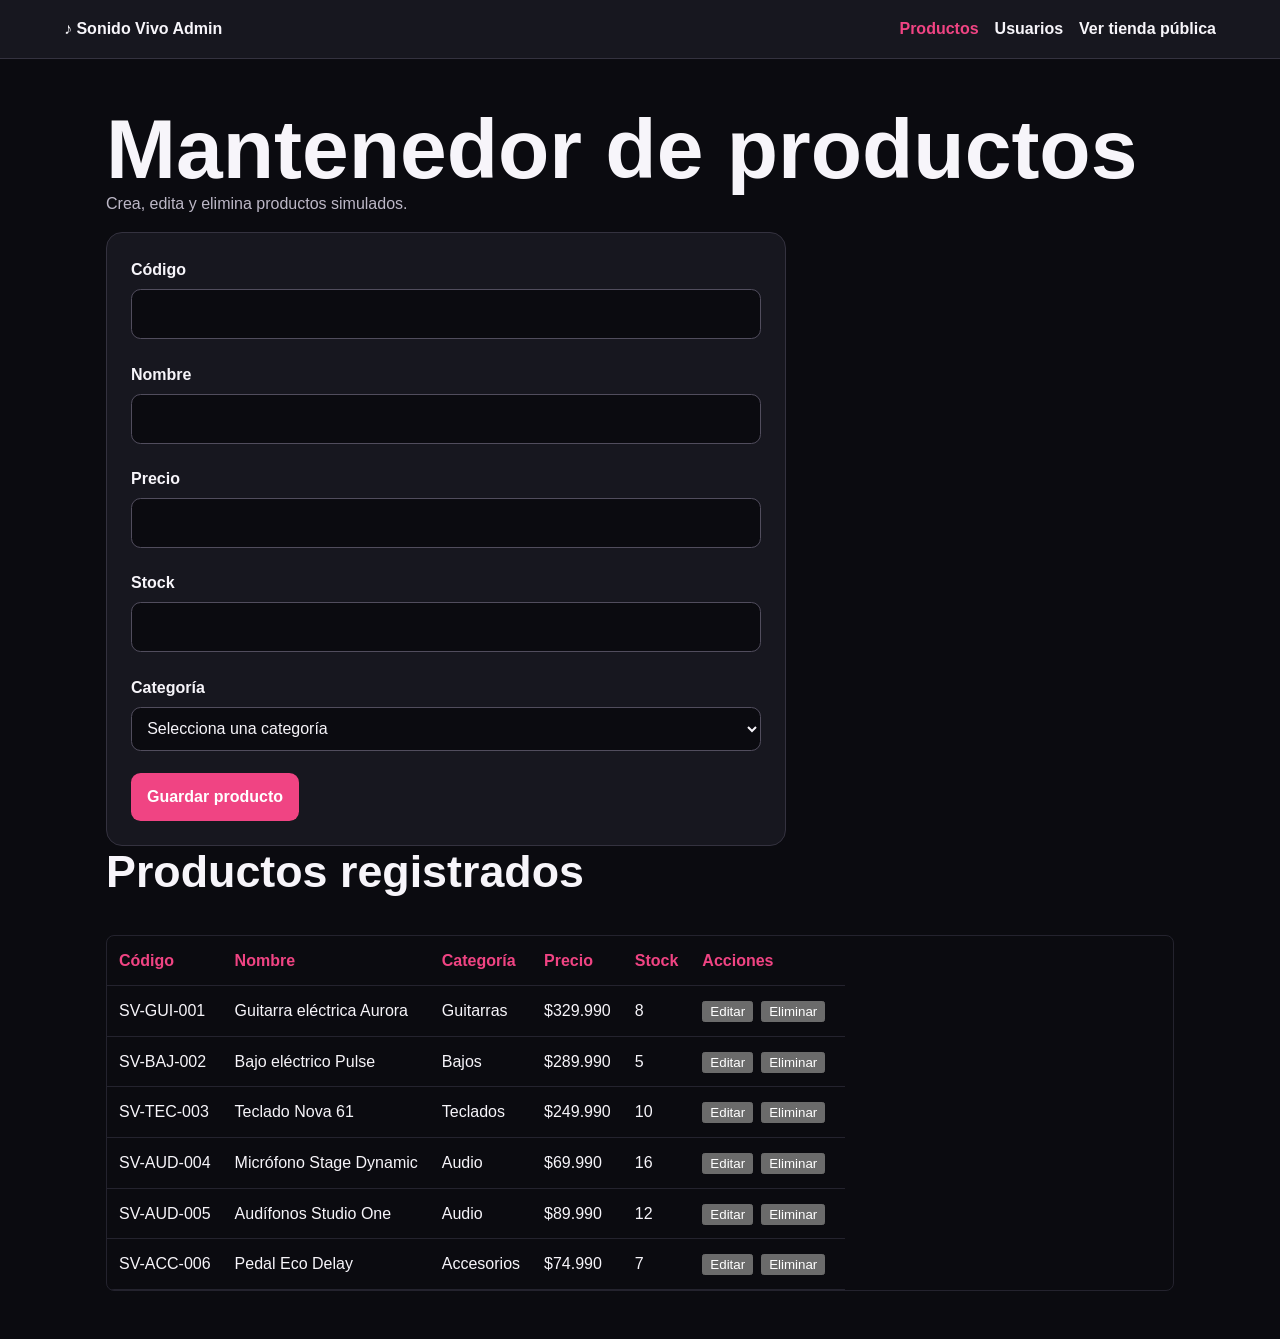
<file: admin/productos.html>
<!doctype html>
<html lang="es">
<head>
    <meta charset="UTF-8">
    <meta name="viewport" content="width=device-width, initial-scale=1.0">
    <title>Sonido Vivo | Mantenedor de productos</title>
    <link rel="stylesheet" href="../assets/css/styles.css">
    <link rel="stylesheet" href="../assets/css/admin.css">
    <link rel="stylesheet" href="../assets/css/formularios.css">

    <link rel="stylesheet" href="../assets/css/catalogo.css">

</head>
<body>

    <header class="admin-header">
        <a href="../index.html">♪ Sonido Vivo Admin</a>

        <nav class="admin-nav" aria-label="Navegación administrativa">
            <a aria-current="page" href="productos.html">
                Productos
            </a>

            <a href="usuarios.html">
                Usuarios
            </a>

            <a href="../index.html">
                Ver tienda pública
            </a>
        </nav>
    </header>

    <main class="mantenedor-main">
        <section>
            <h1>Mantenedor de productos</h1>
            <p>Crea, edita y elimina productos simulados.</p>

                <form
                    id="formulario-producto"
                    class="formulario-simulacion"
                    novalidate
                >

                <div>
                    <label for="codigo">Código</label>
                    <input
                        id="codigo"
                        name="codigo"
                        type="text"
                        minlength="3"
                        required
                    >
                    <small id="error-codigo"></small>
                </div>

                <div>
                    <label for="nombre">Nombre</label>
                    <input
                        id="nombre"
                        name="nombre"
                        type="text"
                        maxlength="100"
                        required
                    >
                    <small id="error-nombre"></small>
                </div>

                <div>
                    <label for="precio">Precio</label>
                    <input
                        id="precio"
                        name="precio"
                        type="number"
                        min="0"
                        step="0.01"
                        required
                    >
                    <small id="error-precio"></small>
                </div>

                <div>
                    <label for="stock">Stock</label>
                    <input
                        id="stock"
                        name="stock"
                        type="number"
                        min="0"
                        step="1"
                        required
                    >
                    <small id="error-stock"></small>
                </div>

                <div>
                    <label for="categoria">Categoría</label>
                    <select id="categoria" name="categoria" required>
                        <option value="">Selecciona una categoría</option>
                        <option value="Guitarras">Guitarras</option>
                        <option value="Bajos">Bajos</option>
                        <option value="Teclados">Teclados</option>
                        <option value="Audio">Audio</option>
                        <option value="Accesorios">Accesorios</option>
                    </select>
                    <small id="error-categoria"></small>
                </div>

                <button type="submit">Guardar producto</button>
                <button type="button" id="cancelar-edicion" hidden>
                    Cancelar edición
                </button>
            </form>
        </section>

        <section>
            <h2>Productos registrados</h2>
            <div class="tabla-responsive">
                <table>
                    <thead>
                        <tr>
                            <th>Código</th>
                            <th>Nombre</th>
                            <th>Categoría</th>
                            <th>Precio</th>
                            <th>Stock</th>
                            <th>Acciones</th>
                        </tr>
                    </thead>
                    <tbody id="lista-admin-productos"></tbody>
                </table>
            </div>
            <div id="confirmacion-eliminacion" hidden>
                <p id="mensaje-confirmacion"></p>

                <button type="button" id="confirmar-eliminacion">
                    Sí, eliminar
                </button>

                <button type="button" id="cancelar-eliminacion">
                    No, conservar producto
                </button>
            </div>


        </section>
    </main>

    <script type="module" src="../assets/js/admin-productos.js"></script>
</body>
</html>
</file>
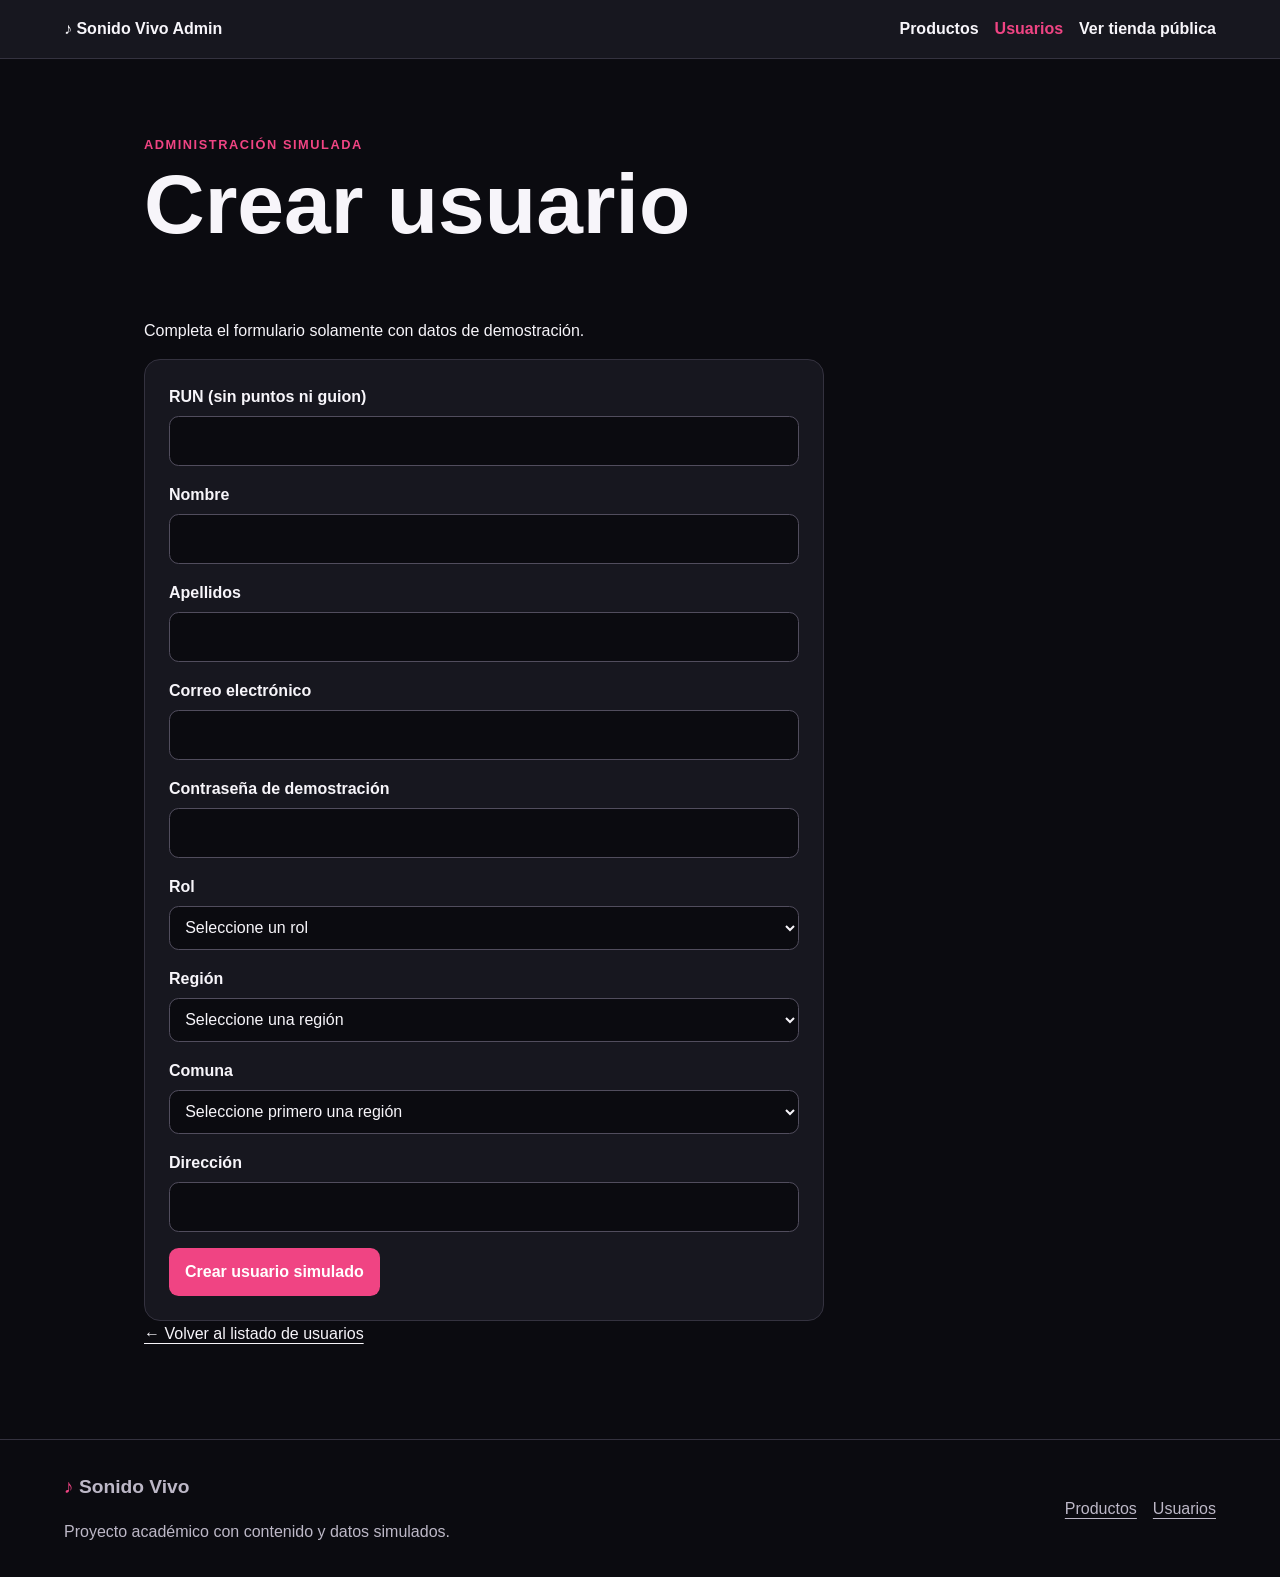
<file: admin/usuario-crear.html>
<!doctype html>
<html lang="es">
<head>
    <meta charset="utf-8">
    <meta name="viewport" content="width=device-width, initial-scale=1.0">
    <title>Crear usuario | Sonido Vivo Admin</title>
    <link rel="stylesheet" href="../assets/css/styles.css">
    <link rel="stylesheet" href="../assets/css/admin.css">
    <link rel="stylesheet" href="../assets/css/formularios.css">
</head>
<body>
    <header class="admin-header">
        <a href="../index.html">♪ Sonido Vivo Admin</a>

        <nav class="admin-nav" aria-label="Navegación administrativa">
            <a href="productos.html">Productos</a>
            <a aria-current="page" href="usuarios.html">Usuarios</a>
            <a href="../index.html">Ver tienda pública</a>
        </nav>
    </header>

    <main>
        <section class="page-section">
            <p class="eyebrow">Administración simulada</p>
            <h1>Crear usuario</h1>
            <p>
                Completa el formulario solamente con datos de demostración.
            </p>

            <form class="formulario-simulacion">
                <div>
                    <label for="crear-run">RUN (sin puntos ni guion)</label>
                    <input
                        id="crear-run"
                        type="text"
                        minlength="7"
                        maxlength="9"
                    >
                </div>

                <div>
                    <label for="crear-nombre">Nombre</label>
                    <input
                        id="crear-nombre"
                        type="text"
                        maxlength="50"
                    >
                </div>

                <div>
                    <label for="crear-apellidos">Apellidos</label>
                    <input
                        id="crear-apellidos"
                        type="text"
                        maxlength="100"
                    >
                </div>

                <div>
                    <label for="crear-email">Correo electrónico</label>
                    <input
                        id="crear-email"
                        type="email"
                        maxlength="100"
                    >
                </div>

                <div>
                    <label for="crear-password">
                        Contraseña de demostración
                    </label>
                    <input
                        id="crear-password"
                        type="password"
                        minlength="4"
                        maxlength="10"
                    >
                </div>

                <div>
                    <label for="crear-rol">Rol</label>
                    <select id="crear-rol">
                        <option value="">Seleccione un rol</option>
                        <option value="Administrador">Administrador</option>
                        <option value="Vendedor">Vendedor</option>
                        <option value="Cliente">Cliente</option>
                    </select>
                </div>

                <div>
                    <label for="crear-region">Región</label>
                    <select id="crear-region">
                        <option value="">Seleccione una región</option>
                    </select>
                </div>

                <div>
                    <label for="crear-comuna">Comuna</label>
                    <select id="crear-comuna">
                        <option value="">
                            Seleccione primero una región
                        </option>
                    </select>
                </div>

                <div>
                    <label for="crear-direccion">Dirección</label>
                    <input
                        id="crear-direccion"
                        type="text"
                        maxlength="300"
                    >
                </div>

                <button id="btn-crear-usuario" type="button">
                    Crear usuario simulado
                </button>
            </form>

            <p>
                <a href="usuarios.html">← Volver al listado de usuarios</a>
            </p>
        </section>
    </main>

    <footer class="site-footer">
        <a class="brand" href="../index.html">
            <span aria-hidden="true">♪</span> Sonido Vivo
        </a>
        <p>Proyecto académico con contenido y datos simulados.</p>
        <nav aria-label="Enlaces del pie">
            <a href="productos.html">Productos</a>
            <a href="usuarios.html">Usuarios</a>
        </nav>
    </footer>

    <script src="../assets/js/data/regiones-comunas.js"></script>
    <script src="../assets/js/admin-usuario-crear.js"></script>
</body>
</html>
</file>
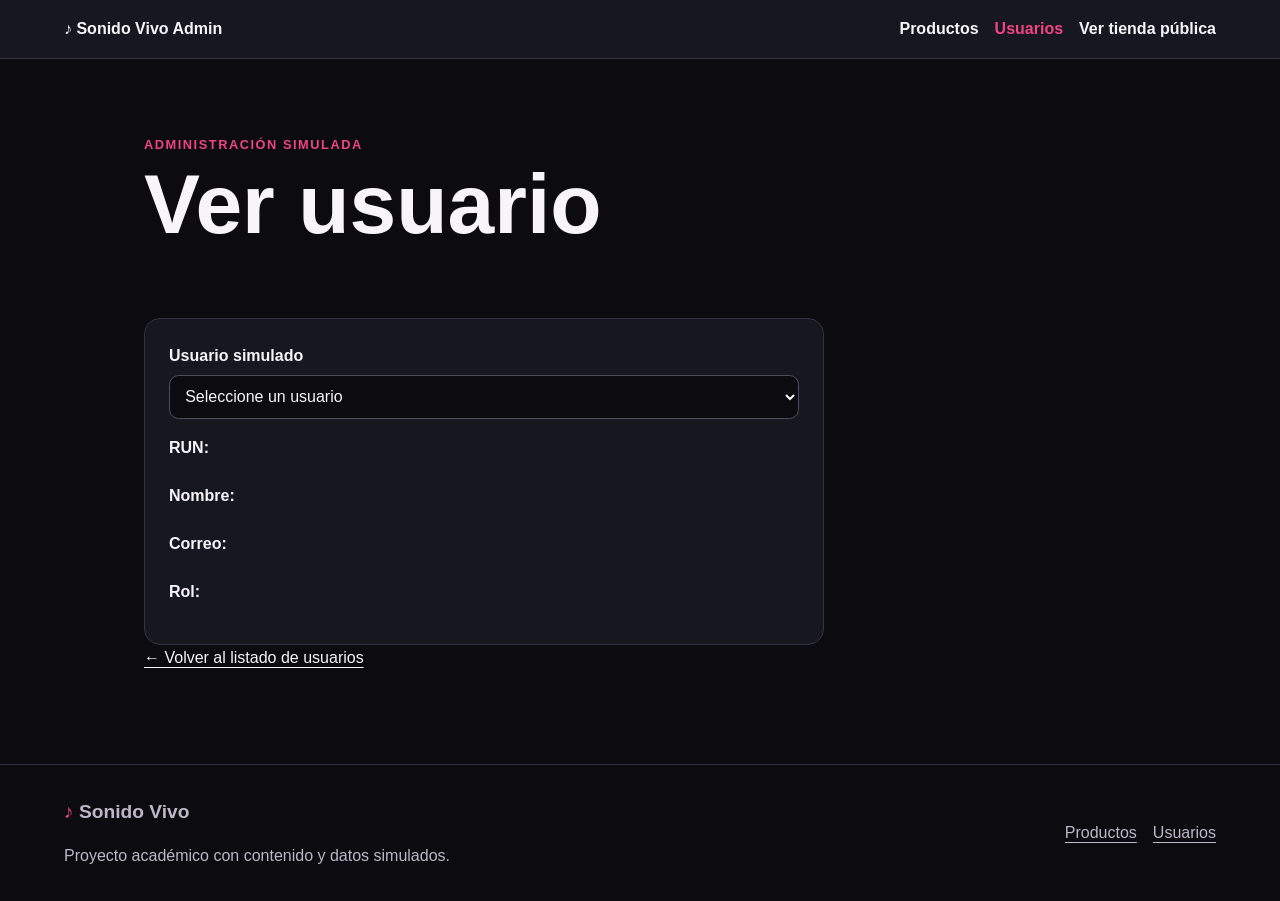
<file: admin/usuario-detalle.html>
<!doctype html>
<html lang="es">
<head>
    <meta charset="utf-8">
    <meta name="viewport" content="width=device-width, initial-scale=1.0">
    <title>Ver usuario | Sonido Vivo Admin</title>
    <link rel="stylesheet" href="../assets/css/styles.css">
    <link rel="stylesheet" href="../assets/css/admin.css">
    <link rel="stylesheet" href="../assets/css/formularios.css">
</head>
<body>
    <header class="admin-header">
        <a href="../index.html">♪ Sonido Vivo Admin</a>

        <nav class="admin-nav" aria-label="Navegación administrativa">
            <a href="productos.html">Productos</a>
            <a aria-current="page" href="usuarios.html">Usuarios</a>
            <a href="../index.html">Ver tienda pública</a>
        </nav>
    </header>

    <main>
        <section class="page-section">
            <p class="eyebrow">Administración simulada</p>
            <h1>Ver usuario</h1>

            <div class="formulario-simulacion">
                <div>
                    <label for="seleccionar-usuario">
                        Usuario simulado
                    </label>
                    <select id="seleccionar-usuario">
                        <option value="">Seleccione un usuario</option>
                    </select>
                </div>

                <div id="detalle-usuario">
                    <p>
                        <strong>RUN:</strong>
                        <span id="detalle-run"></span>
                    </p>
                    <p>
                        <strong>Nombre:</strong>
                        <span id="detalle-nombre"></span>
                    </p>
                    <p>
                        <strong>Correo:</strong>
                        <span id="detalle-email"></span>
                    </p>
                    <p>
                        <strong>Rol:</strong>
                        <span id="detalle-rol"></span>
                    </p>
                </div>
            </div>

            <p>
                <a href="usuarios.html">← Volver al listado de usuarios</a>
            </p>
        </section>
    </main>

    <footer class="site-footer">
        <a class="brand" href="../index.html">
            <span aria-hidden="true">♪</span> Sonido Vivo
        </a>
        <p>Proyecto académico con contenido y datos simulados.</p>
        <nav aria-label="Enlaces del pie">
            <a href="productos.html">Productos</a>
            <a href="usuarios.html">Usuarios</a>
        </nav>
    </footer>

    <script src="../assets/js/data/usuarios.js"></script>
    <script src="../assets/js/admin-usuario-detalle.js"></script>
</body>
</html>
</file>
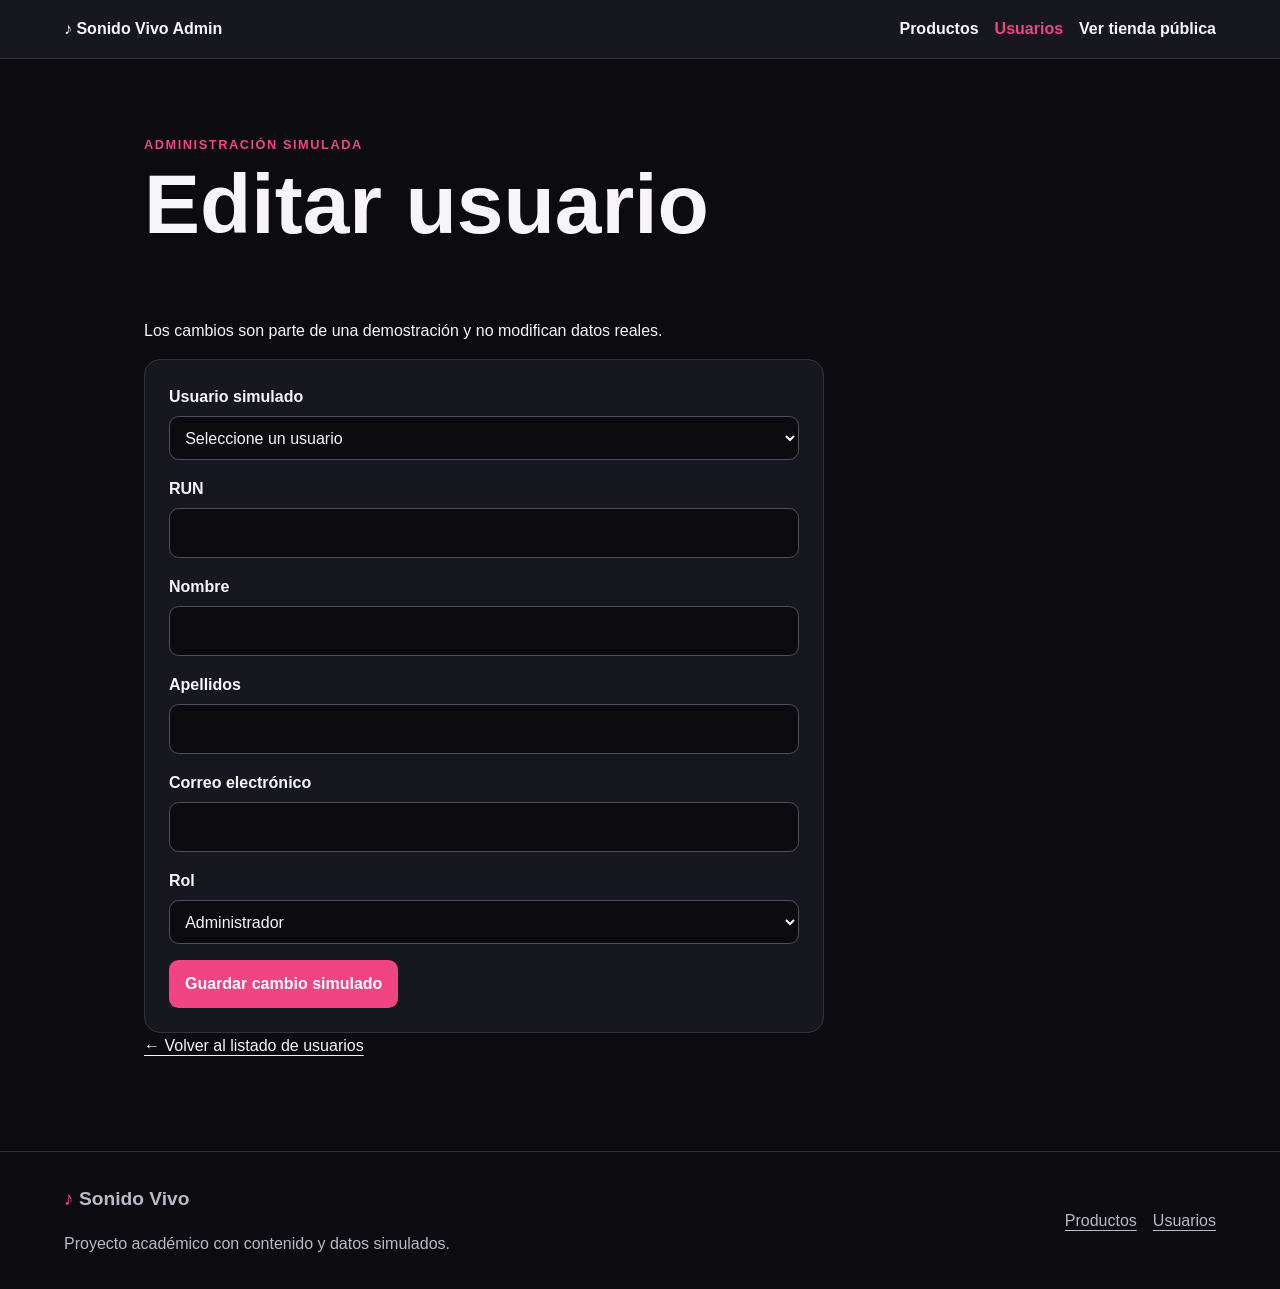
<file: admin/usuario-editar.html>
<!doctype html>
<html lang="es">
<head>
    <meta charset="utf-8">
    <meta name="viewport" content="width=device-width, initial-scale=1.0">
    <title>Editar usuario | Sonido Vivo Admin</title>
    <link rel="stylesheet" href="../assets/css/styles.css">
    <link rel="stylesheet" href="../assets/css/admin.css">
    <link rel="stylesheet" href="../assets/css/formularios.css">
</head>
<body>
    <header class="admin-header">
        <a href="../index.html">♪ Sonido Vivo Admin</a>

        <nav class="admin-nav" aria-label="Navegación administrativa">
            <a href="productos.html">Productos</a>
            <a aria-current="page" href="usuarios.html">Usuarios</a>
            <a href="../index.html">Ver tienda pública</a>
        </nav>
    </header>

    <main>
        <section class="page-section">
            <p class="eyebrow">Administración simulada</p>
            <h1>Editar usuario</h1>
            <p>
                Los cambios son parte de una demostración y no modifican
                datos reales.
            </p>

            <form class="formulario-simulacion">
                <div>
                    <label for="editar-seleccion">Usuario simulado</label>
                    <select id="editar-seleccion">
                        <option value="">Seleccione un usuario</option>
                    </select>
                </div>

                <div>
                    <label for="editar-run">RUN</label>
                    <input id="editar-run" type="text" readonly>
                </div>

                <div>
                    <label for="editar-nombre">Nombre</label>
                    <input
                        id="editar-nombre"
                        type="text"
                        maxlength="50"
                    >
                </div>

                <div>
                    <label for="editar-apellidos">Apellidos</label>
                    <input
                        id="editar-apellidos"
                        type="text"
                        maxlength="100"
                    >
                </div>

                <div>
                    <label for="editar-email">Correo electrónico</label>
                    <input
                        id="editar-email"
                        type="email"
                        maxlength="100"
                    >
                </div>

                <div>
                    <label for="editar-rol">Rol</label>
                    <select id="editar-rol">
                        <option value="Administrador">Administrador</option>
                        <option value="Vendedor">Vendedor</option>
                        <option value="Cliente">Cliente</option>
                    </select>
                </div>

                <button id="btn-editar-usuario" type="button">
                    Guardar cambio simulado
                </button>
            </form>

            <p>
                <a href="usuarios.html">← Volver al listado de usuarios</a>
            </p>
        </section>
    </main>

    <footer class="site-footer">
        <a class="brand" href="../index.html">
            <span aria-hidden="true">♪</span> Sonido Vivo
        </a>
        <p>Proyecto académico con contenido y datos simulados.</p>
        <nav aria-label="Enlaces del pie">
            <a href="productos.html">Productos</a>
            <a href="usuarios.html">Usuarios</a>
        </nav>
    </footer>

    <script src="../assets/js/data/usuarios.js"></script>
    <script src="../assets/js/admin-usuario-editar.js"></script>
</body>
</html>
</file>
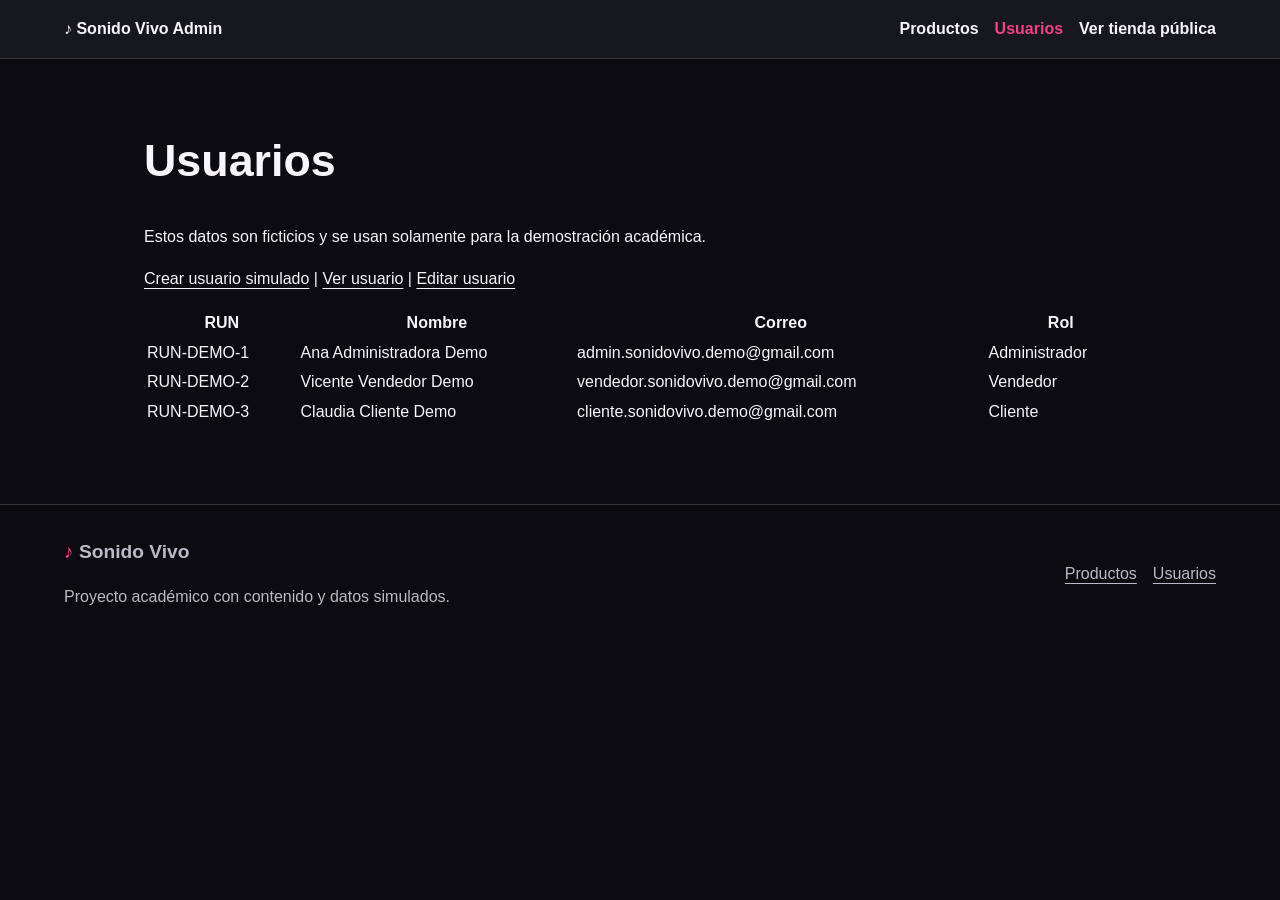
<file: admin/usuarios.html>
<!DOCTYPE html>
<html lang="es">
    <head>
        <meta charset="utf-8">
        <title>Usuarios - Sonido Vivo</title>
        <meta name="viewport" content="width=device-width, initial-scale=1.0">
        <link rel="stylesheet" href="../assets/css/styles.css">
        <link rel="stylesheet" href="../assets/css/admin.css">
        <link rel="stylesheet" href="../assets/css/usuarios.css">
    </head>
    <body>
        <header class="admin-header">
            <a href="../index.html">♪ Sonido Vivo Admin</a>

            <nav class="admin-nav" aria-label="Navegación administrativa">
                <a href="productos.html">Productos</a>

                <a aria-current="page" href="usuarios.html">
                    Usuarios
                </a>

                <a href="../index.html">
                    Ver tienda pública
                </a>
            </nav>
        </header>

        <main>
            <section class="page-section">
                <h2>Usuarios</h2>
                <p>
                    Estos datos son ficticios y se usan solamente para
                    la demostración académica.
                </p>

                <p>
                    <a href="usuario-crear.html">Crear usuario simulado</a> |
                    <a href="usuario-detalle.html">Ver usuario</a> |
                    <a href="usuario-editar.html">Editar usuario</a>
                </p>

                <div class="tabla-usuarios">
                    <table>
                        <thead>
                            <tr>
                                <th>RUN</th>
                                <th>Nombre</th>
                                <th>Correo</th>
                                <th>Rol</th>
                            </tr>
                        </thead>

                        <tbody id="lista-usuarios"></tbody>
                    </table>
                </div>
            </section>
        </main>

        <footer class="site-footer">
            <a class="brand" href="../index.html">
                <span aria-hidden="true">♪</span> Sonido Vivo
            </a>

            <p>Proyecto académico con contenido y datos simulados.</p>

            <nav aria-label="Enlaces del pie">
                <a href="productos.html">Productos</a>
                <a href="usuarios.html">Usuarios</a>
            </nav>
        </footer>

        <script src="../assets/js/data/usuarios.js"></script>
        <script src="../assets/js/admin-usuarios.js"></script>
    </body>
</html>
</file>
<file: assets/css/styles.css>
:root {
  --color-fondo: #0b0b10; --color-superficie: #17171f; --color-superficie-suave: #24232e;
  --color-texto: #f7f5fa; --color-texto-suave: #bdb8c7; --color-acento: #f04483;
  --color-acento-hover: #ff6098; --color-exito: #43c987; --color-alerta: #f5b942; --color-error: #ff6577;
  color-scheme: dark; font-family: Inter, "Segoe UI", Arial, sans-serif;
}
* { box-sizing: border-box; }
html { scroll-behavior: smooth; }
body { margin: 0; min-width: 280px; color: var(--color-texto); background: var(--color-fondo); line-height: 1.6; }
a { color: inherit; text-underline-offset: .25em; }
img { display: block; max-width: 100%; }
h1, h2, h3, p { margin-top: 0; }
h1 { font-size: clamp(2.35rem, 7vw, 5.25rem); line-height: 1.02; }
h2 { font-size: clamp(1.8rem, 4vw, 2.8rem); line-height: 1.15; }
:focus-visible { outline: 3px solid var(--color-acento-hover); outline-offset: 4px; }
.site-header { position: relative; z-index: 2; display: grid; grid-template-columns: 1fr auto auto; align-items: center; gap: 1rem; min-height: 4.5rem; padding: .8rem clamp(1rem, 5vw, 4rem); border-bottom: 1px solid #34323f; background: rgba(11,11,16,.96); }
.brand { font-size: 1.2rem; font-weight: 800; text-decoration: none; white-space: nowrap; }
.brand span, .eyebrow { color: var(--color-acento); }
.menu-toggle { min-height: 44px; padding: .55rem .9rem; border: 1px solid #514d5d; border-radius: .6rem; color: var(--color-texto); background: var(--color-superficie); font: inherit; font-weight: 700; }
.main-nav { display: none; grid-column: 1 / -1; gap: .25rem; padding: .75rem 0; }
.main-nav.is-open { display: grid; }
.main-nav a { padding: .65rem; border-radius: .45rem; text-decoration: none; }
.main-nav a:hover, .main-nav a[aria-current="page"] { color: white; background: var(--color-superficie-suave); }
.cart-link { min-height: 44px; display: inline-flex; align-items: center; gap: .45rem; font-weight: 700; text-decoration: none; }
.cart-count { display: grid; place-items: center; min-width: 1.75rem; height: 1.75rem; border-radius: 50%; color: white; background: var(--color-acento); }
.hero { width: min(1200px, 100%); margin: auto; padding: clamp(3rem, 8vw, 7rem) clamp(1rem, 5vw, 4rem); display: grid; gap: 2rem; align-items: center; }
.hero p:not(.eyebrow), .page-hero p { max-width: 60ch; color: var(--color-texto-suave); font-size: 1.08rem; }
.hero img { border-radius: 1.2rem; box-shadow: 0 1.5rem 4rem rgba(0,0,0,.35); }
.eyebrow { margin-bottom: .4rem; font-size: .8rem; font-weight: 800; letter-spacing: .12em; text-transform: uppercase; }
.button { display: inline-flex; justify-content: center; align-items: center; min-height: 44px; padding: .72rem 1rem; border-radius: .65rem; color: white; background: var(--color-acento); font-weight: 750; text-decoration: none; }
.button:hover { background: var(--color-acento-hover); }
.button.secondary { border: 1px solid #514d5d; background: transparent; }
.page-section, .page-hero, .article-main { width: min(1120px, 100%); margin: auto; padding: clamp(2.7rem, 6vw, 5rem) clamp(1rem, 5vw, 4rem); }
.page-hero { padding-top: clamp(4rem, 9vw, 8rem); padding-bottom: clamp(3rem, 6vw, 5rem); }
.page-hero h1 { max-width: 17ch; }
.surface-section { width: 100%; padding-inline: max(clamp(1rem, 5vw, 4rem), calc((100% - 1120px) / 2)); background: var(--color-superficie); }
.section-heading { display: flex; flex-direction: column; gap: .6rem; margin-bottom: 1.7rem; }
.section-heading h2 { margin-bottom: 0; }
.card-grid, .blog-grid { display: grid; gap: 1.25rem; }
.product-card, .blog-card, .text-card, .values { overflow: hidden; border: 1px solid #34323f; border-radius: 1rem; background: var(--color-superficie); }
.product-card img { width: 100%; aspect-ratio: 4/3; object-fit: cover; }
.product-card > div, .blog-card > div, .text-card, .values { padding: 1.25rem; }
.product-card h3 { margin: .25rem 0 .65rem; }
.price { color: white; font-size: 1.25rem; font-weight: 800; }
.blog-card { display: grid; }
.blog-card img {
  width: 100%;
  height: 100%;
  min-height: 230px;
  object-fit: contain;
  background: var(--color-superficie-suave);
}

.blog-card p, .text-card p, .values { color: var(--color-texto-suave); }
.about-grid { display: grid; gap: 1.5rem; }
.values ul { margin-bottom: 0; padding-left: 1.2rem; }
.article-main { min-height: 70vh; }
.back-link { display: inline-block; margin-bottom: 2rem; color: var(--color-texto-suave); }
.article-detail { max-width: 800px; margin: auto; }
.article-detail > img { width: 100%; margin-bottom: 2rem; border-radius: 1rem; }
.article-detail .lead { color: var(--color-texto-suave); font-size: 1.2rem; }
.article-detail h1 { font-size: clamp(2.2rem, 6vw, 4rem); }
.site-footer { display: grid; gap: 1rem; padding: 2rem clamp(1rem, 5vw, 4rem); border-top: 1px solid #34323f; color: var(--color-texto-suave); }
.site-footer p { margin-bottom: 0; }
.site-footer nav { display: flex; gap: 1rem; }
.sr-only { position: absolute; width: 1px; height: 1px; padding: 0; margin: -1px; overflow: hidden; clip: rect(0,0,0,0); white-space: nowrap; border: 0; }
@media (min-width: 600px) {
  .card-grid { grid-template-columns: repeat(2, 1fr); }
  .blog-card { grid-template-columns: minmax(220px, .9fr) 1.1fr; }
  .section-heading { flex-direction: row; justify-content: space-between; align-items: end; }
  .site-footer { grid-template-columns: 1fr auto; align-items: center; }
  .site-footer p { grid-row: 2; }
  .site-footer nav { grid-column: 2; grid-row: 1 / 3; }
}
@media (min-width: 960px) {
  .site-header { grid-template-columns: auto 1fr auto; }
  .menu-toggle { display: none; }
  .main-nav { display: flex; grid-column: auto; justify-content: center; }
  .hero { grid-template-columns: 1fr 1fr; }
  .card-grid { grid-template-columns: repeat(4, 1fr); }
  .card-grid.compact { grid-template-columns: repeat(3, 1fr); }
  .about-grid { grid-template-columns: 1.2fr .8fr; align-items: start; }
}
@media (prefers-reduced-motion: reduce) { html { scroll-behavior: auto; } }


.video-contenedor {
    width: min(900px, 100%);
    aspect-ratio: 16 / 9;
    overflow: hidden;
    border: 1px solid #34323f;
    border-radius: 1rem;
    background: var(--color-superficie);
}

.video-contenedor iframe {
    width: 100%;
    height: 100%;
    border: 0;
}
</file>
<file: assets/css/carrito.css>
.carrito-hero { padding-bottom: 1rem; }
.carrito-contenido { padding-top: 1.5rem; }
.carrito-layout, .carrito-lista { display: grid; min-width: 0; gap: 1.25rem; }
.carrito-item { display: grid; gap: 1rem; align-items: center; padding: 1rem; border: 1px solid #34323f; border-radius: 1rem; background: var(--color-superficie); }
.carrito-item img { width: 100%; max-height: 180px; aspect-ratio: 4 / 3; object-fit: cover; border-radius: .7rem; }
.carrito-item h2 { margin-bottom: .25rem; font-size: 1.25rem; }
.carrito-item p { margin-bottom: 0; }
.campo-cantidad { display: grid; gap: .35rem; color: var(--color-texto-suave); font-weight: 700; }
.campo-cantidad input { width: 5.5rem; min-height: 44px; padding: .5rem; border: 1px solid #514d5d; border-radius: .5rem; color: var(--color-texto); background: var(--color-fondo); font: inherit; }
.subtotal { display: grid; gap: .15rem; font-size: 1.2rem; font-weight: 800; }
.subtotal span { color: var(--color-texto-suave); font-size: .8rem; font-weight: 600; }
.resumen-carrito, .carrito-vacio { padding: 1.5rem; border: 1px solid #34323f; border-radius: 1rem; background: var(--color-superficie); }
.resumen-carrito h2 { font-size: 1.45rem; }
.resumen-carrito > p:not(.eyebrow, .nota-simulacion) { display: flex; justify-content: space-between; gap: 1rem; }
.resumen-total { padding-top: 1rem; border-top: 1px solid #34323f; font-size: 1.2rem; }
.nota-simulacion, .carrito-vacio p { color: var(--color-texto-suave); }
.resumen-carrito .button { width: 100%; margin-top: .75rem; border: 0; font: inherit; cursor: pointer; }
.resumen-carrito .button.secondary, .carrito-item .button.secondary { border: 1px solid #514d5d; }
.carrito-item .eliminar-producto { cursor: pointer; }
@media (min-width: 700px) {
  .carrito-item {
    grid-template-columns: 130px minmax(0, 1fr) auto auto;
    grid-template-areas:
      "imagen informacion subtotal subtotal"
      "imagen cantidad actualizar eliminar";
  }
  .carrito-item img { grid-area: imagen; height: 100%; min-height: 105px; }
  .carrito-item-info { grid-area: informacion; min-width: 0; }
  .campo-cantidad { grid-area: cantidad; }
  .actualizar-cantidad { grid-area: actualizar; }
  .subtotal { grid-area: subtotal; justify-self: end; text-align: right; }
  .eliminar-producto { grid-area: eliminar; }
}
@media (min-width: 1000px) {
  .carrito-layout { grid-template-columns: minmax(0, 1fr) 320px; align-items: start; }
  .resumen-carrito { position: sticky; top: 1rem; }
}
</file>
<file: assets/css/catalogo.css>
body {
    margin: 0;
    background-color: #0B0B10;
    color: #F7F5FA;
    font-family: "Segoe UI", Arial, sans-serif;
}

.catalogo-main,
.mantenedor-main {
    max-width: 1100px;
    margin: 0 auto;
    padding: 3rem 1rem;
}

h1 {
    margin: 0;
    color: #F7F5FA;
}

p {
    color: #BDB8C7;
    line-height: 1.5;
}
#lista-productos {
    display: grid;
    grid-template-columns: 1fr;
    gap: 1.5rem;
    margin-top: 2rem;
}

#lista-productos article {
    overflow: hidden;
    background-color: #17171F;
    border: 1px solid #24232E;
    border-radius: 12px;
}

#lista-productos img {
    display: block;
    width: 100%;
    aspect-ratio: 4 / 3;
    object-fit: cover;
}

#lista-productos h2 {
    margin: 1rem 1rem 0.5rem;
    font-size: 1.25rem;
}

#lista-productos p {
    margin: 0.5rem 1rem;
}

#lista-productos p:last-child {
    margin-bottom: 1rem;
    color: #F04483;
    font-weight: 700;
}
* {
    box-sizing: border-box;
}

.boton-principal {
    display: inline-block;
    margin: 1rem;
    padding: 0.75rem 1rem;
    background-color: #F04483;
    color: #F7F5FA;
    border-radius: 8px;
    font-weight: 700;
    text-decoration: none;
}

.boton-principal:hover {
    background-color: #FF6098;
}

#detalle-producto {
    max-width: 720px;
    margin: 2rem auto 0;
}

.detalle-producto {
    overflow: hidden;
    background-color: #17171F;
    border: 1px solid #24232E;
    border-radius: 12px;
}

.detalle-producto img {
    display: block;
    width: 100%;
    aspect-ratio: 4 / 3;
    object-fit: cover;
}

.detalle-producto h2,
.detalle-producto p {
    margin-left: 1rem;
    margin-right: 1rem;
}

.detalle-producto h2 {
    margin-top: 1rem;
}

.detalle-producto p:last-of-type {
    margin-bottom: 1rem;
}

@media (min-width: 600px) {
    #lista-productos {
        grid-template-columns: repeat(2, minmax(0, 1fr));
    }
}

@media (min-width: 960px) {
    #lista-productos {
        grid-template-columns: repeat(3, minmax(0, 1fr));
    }
}

.tabla-responsive {
    width: 100%;
    max-width: 100%;
    overflow-x: auto;
    margin-top: 1rem;
    border: 1px solid #24232E;
    border-radius: 8px;
}

.tabla-responsive table {
    width: max-content;
    min-width: 700px;
    border-collapse: collapse;
}

.tabla-responsive th,
.tabla-responsive td {
    padding: 0.75rem;
    border-bottom: 1px solid #24232E;
    text-align: left;
    white-space: nowrap;
}

.tabla-responsive th {
    color: #F04483;
}

.tabla-responsive td button {
    margin-right: 0.5rem;
}

.boton-secundario {
    display: inline-block;
    min-height: 44px;
    margin: 1rem 1rem 1rem 0;
    padding: 0.75rem 1rem;
    border: 1px solid #514D5D;
    border-radius: 8px;
    color: #F7F5FA;
    background: transparent;
    font: inherit;
    font-weight: 700;
    cursor: pointer;
}

.boton-secundario:hover {
    background-color: #24232E;
}

.selector-cantidad {
    display: grid;
    gap: .35rem;
    margin: 1rem;
    color: #BDB8C7;
    font-weight: 700;
}

.selector-cantidad input {
    width: 6rem;
    min-height: 44px;
    padding: .5rem;
    border: 1px solid #514D5D;
    border-radius: 8px;
    color: #F7F5FA;
    background: #0B0B10;
    font: inherit;
}

.catalogo-main > section > h1 {
    margin-bottom: 1rem;
}

.detalle-producto .boton-secundario {
    margin: 1rem 0.5rem 1rem 1rem;
}

.detalle-producto .boton-principal {
    margin: 1rem 1rem 1rem 0.5rem;
}
</file>
<file: assets/css/formularios.css>
.formulario-simulacion {
    width: min(680px, 100%);
    display: grid;
    gap: 1rem;
    padding: 1.5rem;
    border: 1px solid #34323f;
    border-radius: 1rem;
    background: var(--color-superficie);
}

.formulario-simulacion > div {
    display: grid;
    gap: 0.4rem;
}

.formulario-simulacion label {
    font-weight: 700;
}

.formulario-simulacion input,
.formulario-simulacion select,
.formulario-simulacion textarea {
    width: 100%;
    min-height: 44px;
    padding: 0.7rem;
    border: 1px solid #514d5d;
    border-radius: 0.6rem;
    color: var(--color-texto);
    background: var(--color-fondo);
    font: inherit;
}

.formulario-simulacion textarea {
    min-height: 120px;
    resize: vertical;
}

.formulario-simulacion p[id^="mensaje-"] {
    min-height: 1.5rem;
    margin: 0;
    color: var(--color-error);
}


.formulario-simulacion button {
    width: fit-content;
    min-height: 44px;
    padding: 0.7rem 1rem;
    border: 0;
    border-radius: 0.6rem;
    color: white;
    background: var(--color-acento);
    font: inherit;
    font-weight: 700;
    cursor: pointer;
}
</file>
<file: assets/css/admin.css>
.admin-header {
    display: flex;
    flex-wrap: wrap;
    align-items: center;
    justify-content: space-between;
    gap: 1rem;
    padding: 1rem clamp(1rem, 5vw, 4rem);
    border-bottom: 1px solid #34323f;
    background: #17171f;
}

.admin-header a {
    color: #f7f5fa;
    font-weight: 700;
    text-decoration: none;
}

.admin-header a:hover,
.admin-header a[aria-current="page"] {
    color: #f04483;
}

.admin-nav {
    display: flex;
    flex-wrap: wrap;
    gap: 1rem;
}
</file>
<file: assets/css/usuarios.css>
.tabla-usuarios {
    max-width: 100%;
    overflow-x: auto;
}

.tabla-usuarios table {
    width: 100%;
}
</file>
